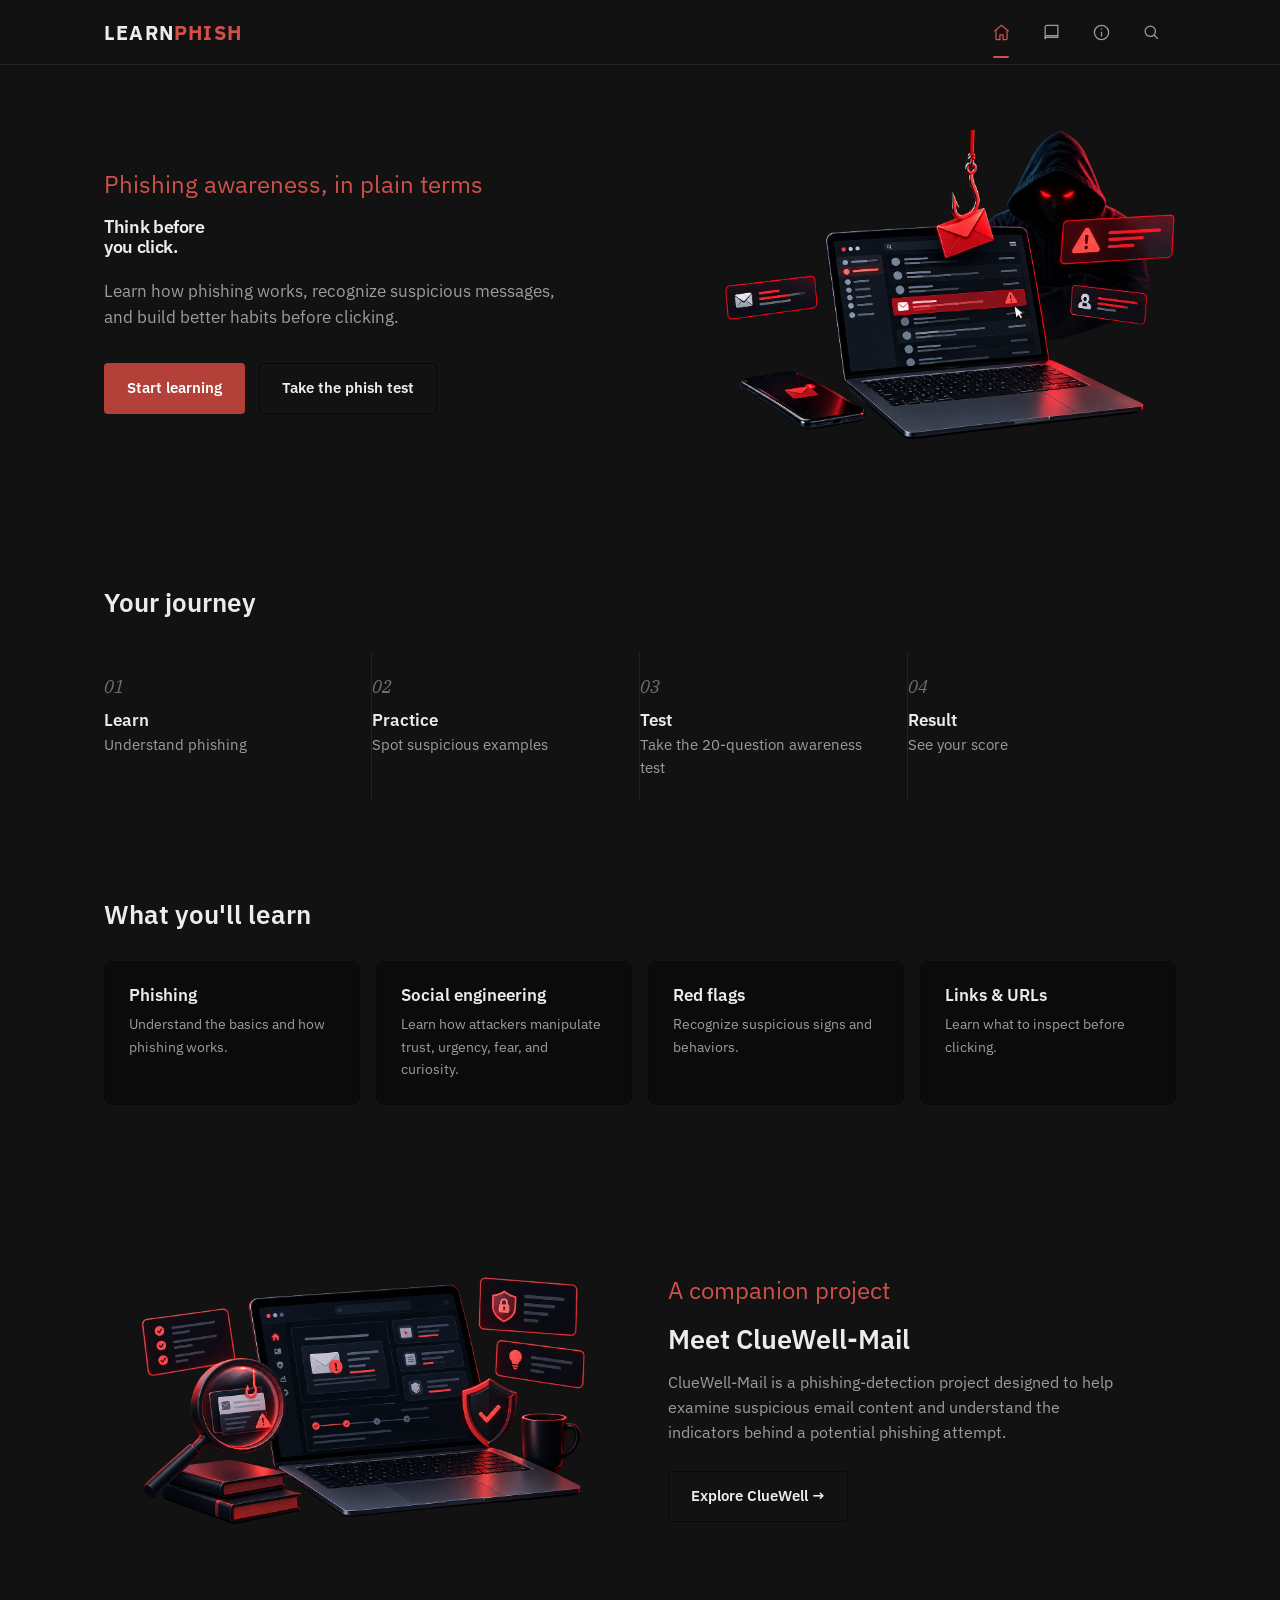
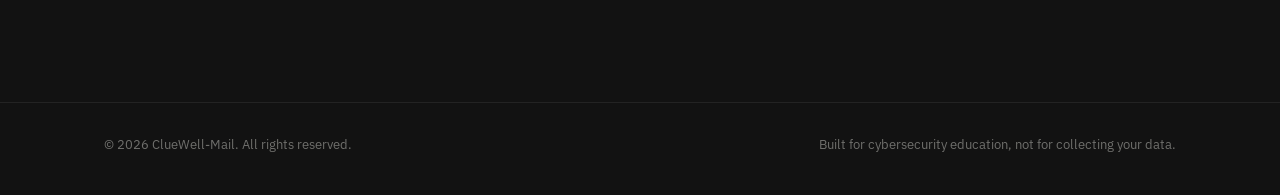
<file: index.html>
<!DOCTYPE html>
<html lang="en">
<head>
<meta charset="UTF-8">
<meta name="viewport" content="width=device-width, initial-scale=1.0">
<title>Home · LearnPhish</title>
<link rel="preconnect" href="https://fonts.googleapis.com">
<link href="https://fonts.googleapis.com/css2?family=IBM+Plex+Sans:wght@400;500;600;700&family=IBM+Plex+Serif:ital@0;1&display=swap" rel="stylesheet">
<link rel="stylesheet" href="css/index.css">

</head>
<body>
<nav class="site-nav" aria-label="Primary">
  <div class="wrap"><a href="index.html" class="brand">LEARN<span>PHISH</span></a><div class="nav-icons"><a href="index.html" class="active" aria-label="Home"><svg viewBox="0 0 24 24"><path d="M3 10.5 12 3l9 7.5"/><path d="M5 9.5V20a1 1 0 0 0 1 1h4v-6h4v6h4a1 1 0 0 0 1-1V9.5"/></svg><span class="tip">Home</span></a><a href="learn.html" class="" aria-label="Learn"><svg viewBox="0 0 24 24"><path d="M4 5.5A2.5 2.5 0 0 1 6.5 3H20v15H6.5A2.5 2.5 0 0 0 4 20.5V5.5Z"/><path d="M4 18.5A2.5 2.5 0 0 1 6.5 16H20"/></svg><span class="tip">Learn</span></a><a href="about.html" class="" aria-label="About"><svg viewBox="0 0 24 24"><circle cx="12" cy="12" r="9"/><path d="M12 11v6"/><circle cx="12" cy="7.5" r="0.9" fill="currentColor" stroke="none"/></svg><span class="tip">About</span></a><a href="cluewell.html" class="" aria-label="ClueWell-Mail"><svg viewBox="0 0 24 24"><circle cx="10.5" cy="10.5" r="6.5"/><path d="m20 20-4.8-4.8"/></svg><span class="tip">ClueWell-Mail</span></a></div></div></nav>
<header class="hero">
  <div class="wrap hero-grid">

    <div class="hero-copy">
      <p class="eyebrow">Phishing awareness, in plain terms</p>

      <h1>
        Think before<br>
        you click.
      </h1>

      <p class="hero-sub">
        Learn how phishing works, recognize suspicious messages,
        and build better habits before clicking.
      </p>

      <div class="hero-actions">
        <a href="learn.html" class="btn btn-primary">
          Start learning
        </a>

        <a href="test.html" class="btn btn-ghost">
          Take the phish test
        </a>
      </div>
    </div>

    <div class="hero-visual">
      <img
        src="assets/images/hero-phishing.png"
        alt="Phishing awareness and suspicious email illustration"
        class="hero-image"
      >
    </div>

  </div>
</header>

<section class="journey" aria-labelledby="journey-heading">
  <div class="wrap">
    <h2 id="journey-heading">Your journey</h2>
    <ol class="journey-steps">
      <li>
        <span class="step-num">01</span>
        <div><h3>Learn</h3><p>Understand phishing</p></div>
      </li>
      <li>
        <span class="step-num">02</span>
        <div><h3>Practice</h3><p>Spot suspicious examples</p></div>
      </li>
      <li>
        <span class="step-num">03</span>
        <div><h3>Test</h3><p>Take the 20-question awareness test</p></div>
      </li>
      <li>
        <span class="step-num">04</span>
        <div><h3>Result</h3><p>See your score</p></div>
      </li>
    </ol>
  </div>
</section>

<section class="learn-cards" aria-labelledby="learn-heading">
  <div class="wrap">
    <h2 id="learn-heading">What you'll learn</h2>
    <div class="card-grid">
      <a class="card" href="topic-phishing.html">
        <h3>Phishing</h3>
        <p>Understand the basics and how phishing works.</p>
      </a>
      <a class="card" href="topic-social-engineering.html">
        <h3>Social engineering</h3>
        <p>Learn how attackers manipulate trust, urgency, fear, and curiosity.</p>
      </a>
      <a class="card" href="topic-red-flags.html">
        <h3>Red flags</h3>
        <p>Recognize suspicious signs and behaviors.</p>
      </a>
      <a class="card" href="topic-urls.html">
        <h3>Links &amp; URLs</h3>
        <p>Learn what to inspect before clicking.</p>
      </a>
    </div>
  </div>
</section>

<section class="cluewell-feature" aria-labelledby="cluewell-heading">
  <div class="wrap cluewell-grid">

    <div class="cluewell-visual">
      <img
        src="assets/images/cluewell-mail.png"
        alt="ClueWell-Mail email analysis illustration"
        class="cluewell-logo"
      >
    </div>

    <div>
      <p class="eyebrow">A companion project</p>

      <h2 id="cluewell-heading">Meet ClueWell-Mail</h2>

      <p class="cluewell-copy">
        ClueWell-Mail is a phishing-detection project designed to help examine
        suspicious email content and understand the indicators behind a
        potential phishing attempt.
      </p>

      <a
        href="https://cluewell-mail.netlify.app/"
        class="btn btn-ghost"
        target="_blank"
        rel="noopener noreferrer"
      >
        Explore ClueWell →
      </a>
    </div>

  </div>
</section>
<footer class="site-footer"><div class="wrap"><p>© 2026 ClueWell-Mail. All rights reserved.</p><p>Built for cybersecurity education, not for collecting your data.</p></div></footer>
<script src="js/index.js"></script>
</body>
</html>
</file>
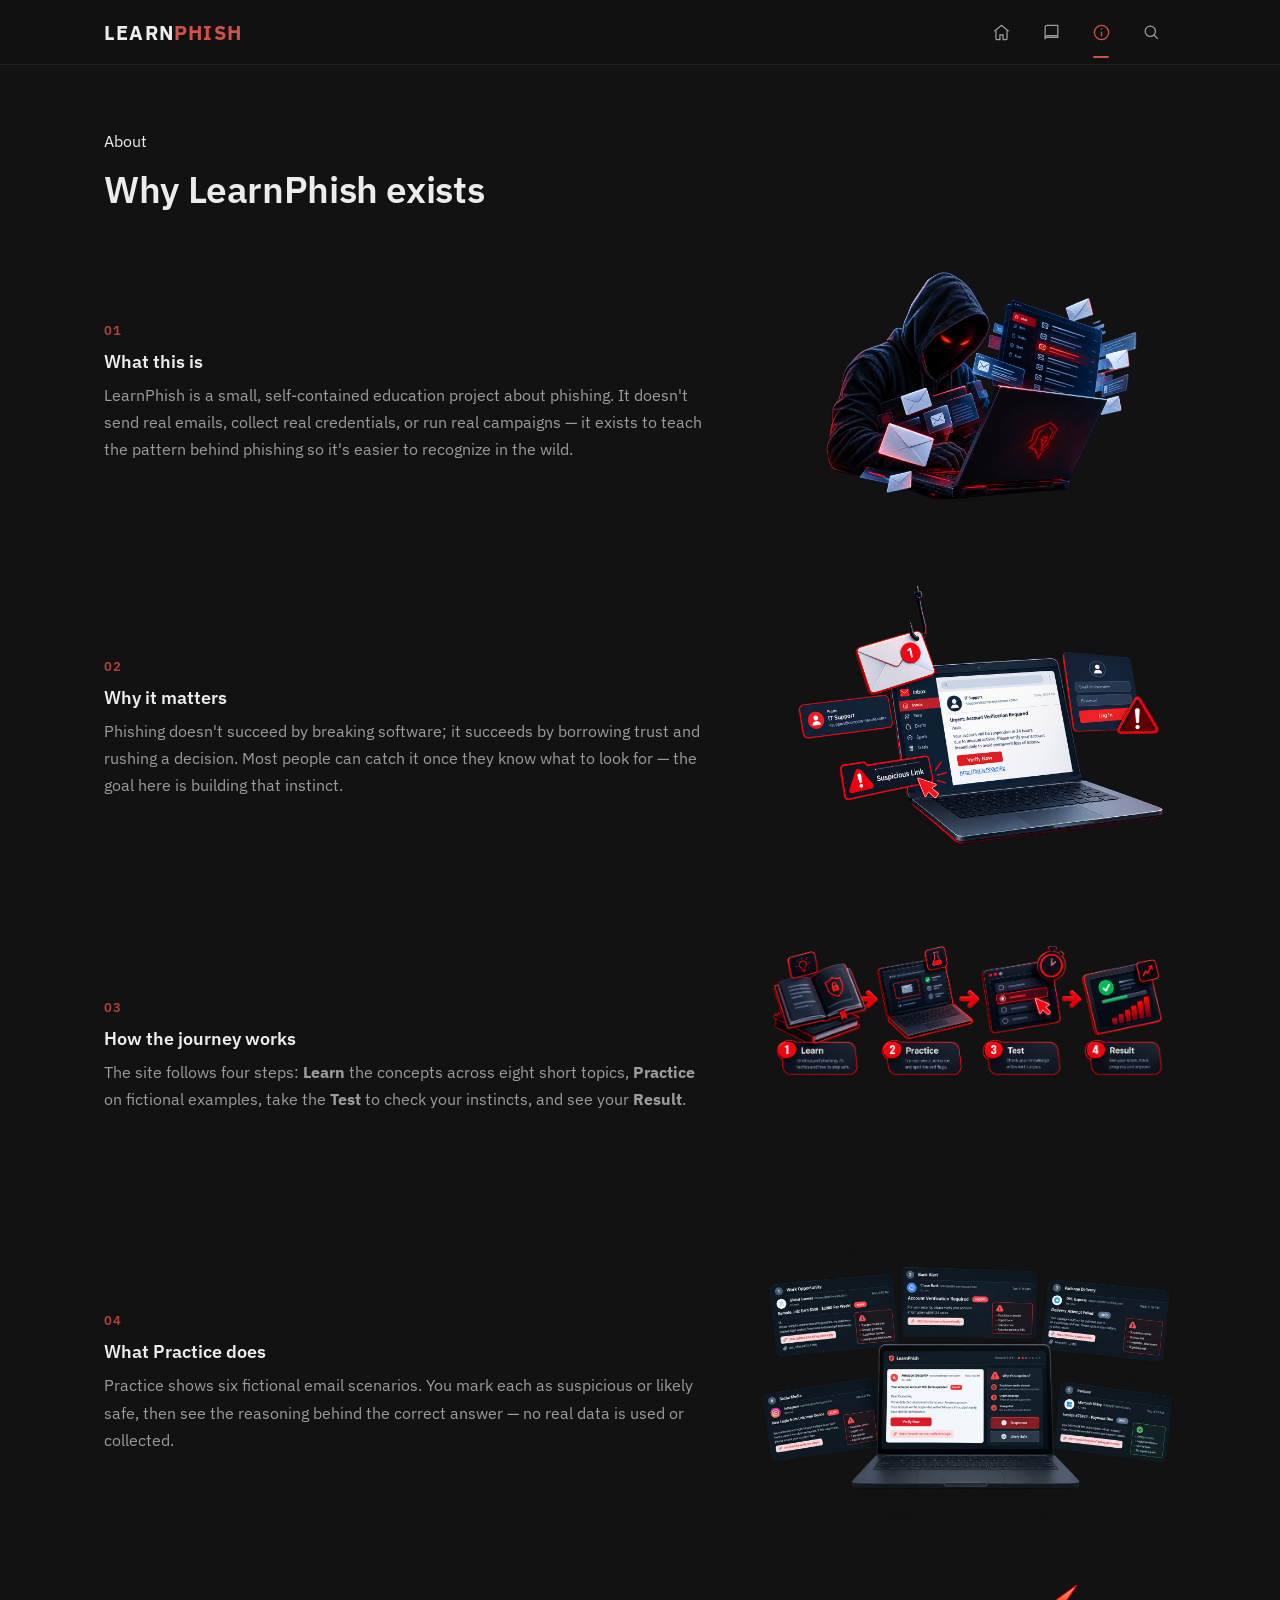
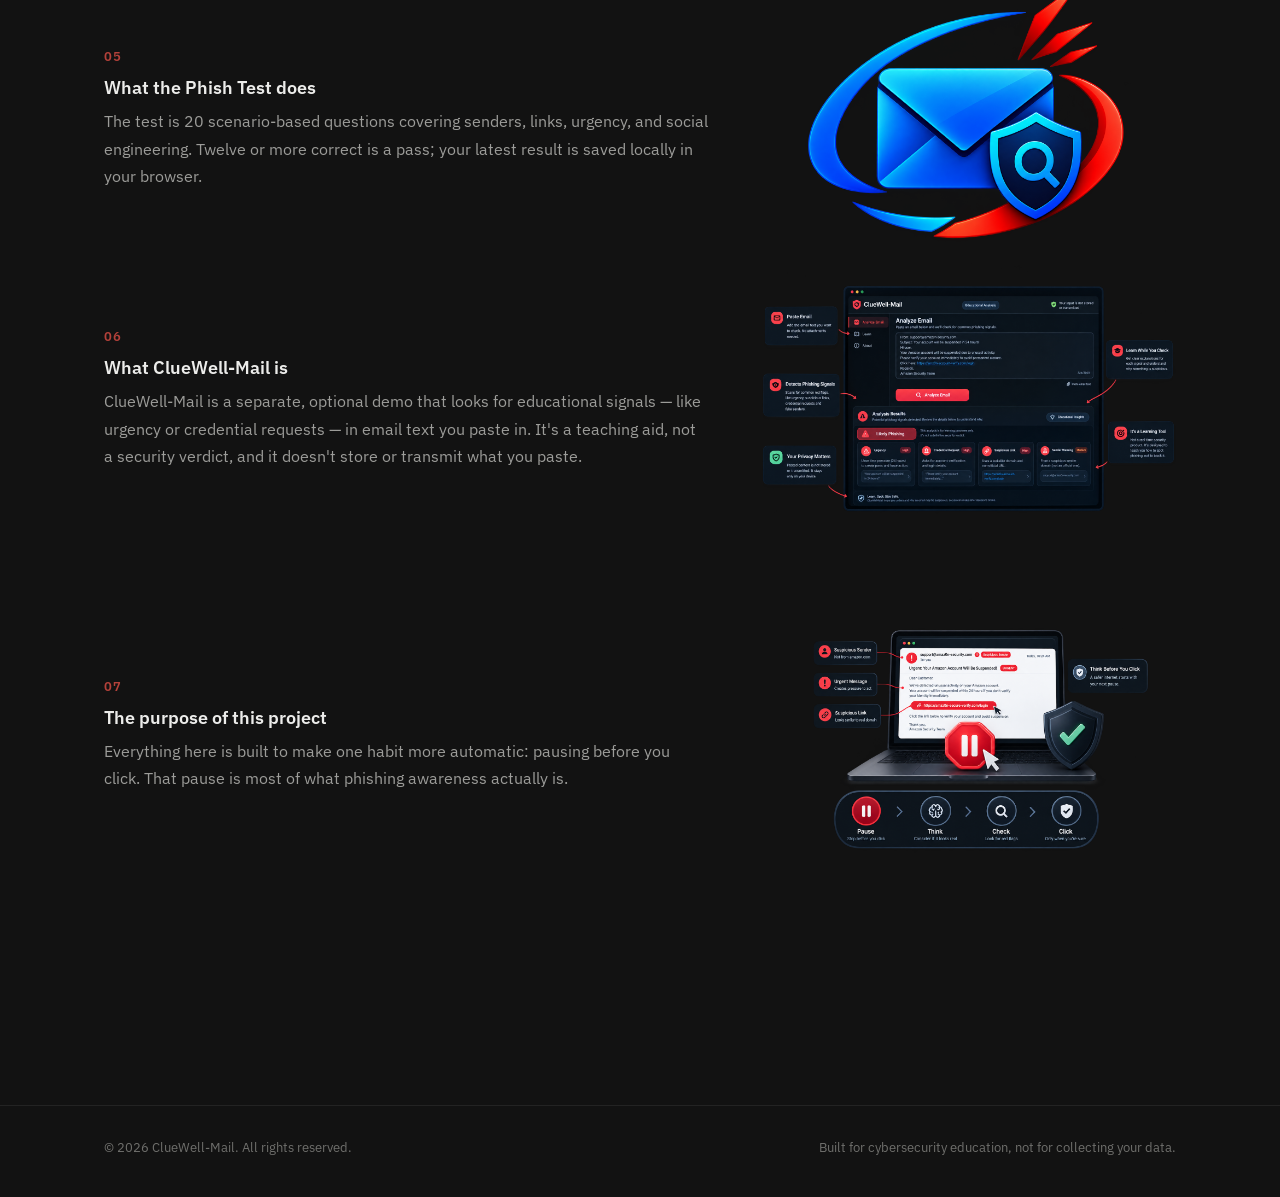
<file: about.html>
<!DOCTYPE html>
<html lang="en">
<head>
  <meta charset="UTF-8">
  <meta name="viewport" content="width=device-width, initial-scale=1.0">

  <title>About · LearnPhish</title>

  <link rel="preconnect" href="https://fonts.googleapis.com">
  <link rel="preconnect" href="https://fonts.gstatic.com" crossorigin>

  <link
    href="https://fonts.googleapis.com/css2?family=IBM+Plex+Sans:wght@400;500;600;700&family=IBM+Plex+Serif:ital@0;1&display=swap"
    rel="stylesheet"
  >

  <link rel="stylesheet" href="css/about.css">
</head>

<body>


  <nav class="site-nav" aria-label="Primary">

    <div class="wrap">

      <a href="index.html" class="brand">
        LEARN<span>PHISH</span>
      </a>

      <div class="nav-icons">
        <a href="index.html" aria-label="Home">

          <svg viewBox="0 0 24 24">
            <path d="M3 10.5 12 3l9 7.5"/>
            <path d="M5 9.5V20a1 1 0 0 0 1 1h4v-6h4v6h4a1 1 0 0 0 1-1V9.5"/>
          </svg>

          <span class="tip">Home</span>

        </a>
        <a href="learn.html" aria-label="Learn">

          <svg viewBox="0 0 24 24">
            <path d="M4 5.5A2.5 2.5 0 0 1 6.5 3H20v15H6.5A2.5 2.5 0 0 0 4 20.5V5.5Z"/>
            <path d="M4 18.5A2.5 2.5 0 0 1 6.5 16H20"/>
          </svg>

          <span class="tip">Learn</span>

        </a>
        <a href="about.html" class="active" aria-label="About">

          <svg viewBox="0 0 24 24">
            <circle cx="12" cy="12" r="9"/>
            <path d="M12 11v6"/>
            <circle
              cx="12"
              cy="7.5"
              r="0.9"
              fill="currentColor"
              stroke="none"
            />
          </svg>

          <span class="tip">About</span>

        </a>


        <!-- ClueWell-Mail -->
        <a href="cluewell.html" aria-label="ClueWell-Mail">

          <svg viewBox="0 0 24 24">
            <circle cx="10.5" cy="10.5" r="6.5"/>
            <path d="m20 20-4.8-4.8"/>
          </svg>

          <span class="tip">ClueWell-Mail</span>

        </a>

      </div>

    </div>

  </nav>
  <section class="page-head">

    <div class="wrap">

      <p class="eyebrow">About</p>

      <h1>Why LearnPhish exists</h1>

    </div>

  </section>

  <main class="about-body">

    <div class="wrap">


      <section class="about-section">

        <div class="about-content">

          <span class="section-number">01</span>

          <h2>What this is</h2>

          <p>
            LearnPhish is a small, self-contained education project about
            phishing. It doesn't send real emails, collect real credentials,
            or run real campaigns — it exists to teach the pattern behind
            phishing so it's easier to recognize in the wild.
          </p>

        </div>

        <div class="about-image">

          <img
            src="assets/images/about-01.png"
            alt="Illustration representing phishing education"
          >

        </div>

      </section>


      <!-- =========================
           02 — WHY IT MATTERS
      ========================== -->

      <section class="about-section">

        <div class="about-content">

          <span class="section-number">02</span>

          <h2>Why it matters</h2>

          <p>
            Phishing doesn't succeed by breaking software; it succeeds by
            borrowing trust and rushing a decision. Most people can catch it
            once they know what to look for — the goal here is building that
            instinct.
          </p>

        </div>

        <div class="about-image">

          <img
            src="assets/images/about-02.png"
            alt="Illustration representing phishing awareness"
          >

        </div>

      </section>


      <!-- =========================
           03 — HOW THE JOURNEY WORKS
      ========================== -->

      <section class="about-section">

        <div class="about-content">

          <span class="section-number">03</span>

          <h2>How the journey works</h2>

          <p>
            The site follows four steps:
            <strong>Learn</strong> the concepts across eight short topics,
            <strong>Practice</strong> on fictional examples, take the
            <strong>Test</strong> to check your instincts, and see your
            <strong>Result</strong>.
          </p>

        </div>

        <div class="about-image">

          <img
            src="assets/images/about-03.png"
            alt="Illustration representing the LearnPhish learning journey"
          >

        </div>

      </section>


      <!-- =========================
           04 — WHAT PRACTICE DOES
      ========================== -->

      <section class="about-section">

        <div class="about-content">

          <span class="section-number">04</span>

          <h2>What Practice does</h2>

          <p>
            Practice shows six fictional email scenarios. You mark each as
            suspicious or likely safe, then see the reasoning behind the
            correct answer — no real data is used or collected.
          </p>

        </div>

        <div class="about-image">

          <img
            src="assets/images/about-04.png"
            alt="Illustration representing phishing practice scenarios"
          >

        </div>

      </section>


      <!-- =========================
           05 — WHAT THE PHISH TEST DOES
      ========================== -->

      <a href="https://cluewell-mail.netlify.app/" class="about-section">

        <div class="about-content">

          <span class="section-number">05</span>

          <h2>What the Phish Test does</h2>

          <p>
            The test is 20 scenario-based questions covering senders, links,
            urgency, and social engineering. Twelve or more correct is a pass;
            your latest result is saved locally in your browser.
          </p>

        </div>

        <div class="about-image">

          <img
            src="assets/images/about-05.png"
            alt="Illustration representing the phishing awareness test"
          >

        </div>

      </a>

      <!-- =========================
           06 — WHAT CLUEWELL-MAIL IS
      ========================== -->

      <section class="about-section">

        <div class="about-content">

          <span class="section-number">06</span>

          <h2>What ClueWell-Mail is</h2>

          <p>
            ClueWell-Mail is a separate, optional demo that looks for
            educational signals — like urgency or credential requests — in
            email text you paste in. It's a teaching aid, not a security
            verdict, and it doesn't store or transmit what you paste.
          </p>

        </div>

        <div class="about-image">

          <img
            src="assets/images/about-06.png"
            alt="Illustration representing ClueWell-Mail"
          >

        </div>

      </section>


      <!-- =========================
           07 — THE PURPOSE OF THIS PROJECT
      ========================== -->

      <section class="about-section">

        <div class="about-content">

          <span class="section-number">07</span>

          <h2>The purpose of this project</h2>

          <p>
            Everything here is built to make one habit more automatic: pausing
            before you click. That pause is most of what phishing awareness
            actually is.
          </p>

        </div>

        <div class="about-image">

          <img
            src="assets/images/about-07.png"
            alt="Illustration representing the purpose of LearnPhish"
          >

        </div>

      </section>


    </div>

  </main>


  <!-- =========================
       FOOTER
  ========================== -->

  <footer class="site-footer">

    <div class="wrap">

      <p>
        © 2026 ClueWell-Mail. All rights reserved.
      </p>

      <p>
        Built for cybersecurity education, not for collecting your data.
      </p>

    </div>

  </footer>


  <script src="js/about.js"></script>

</body>
</html>
</file>
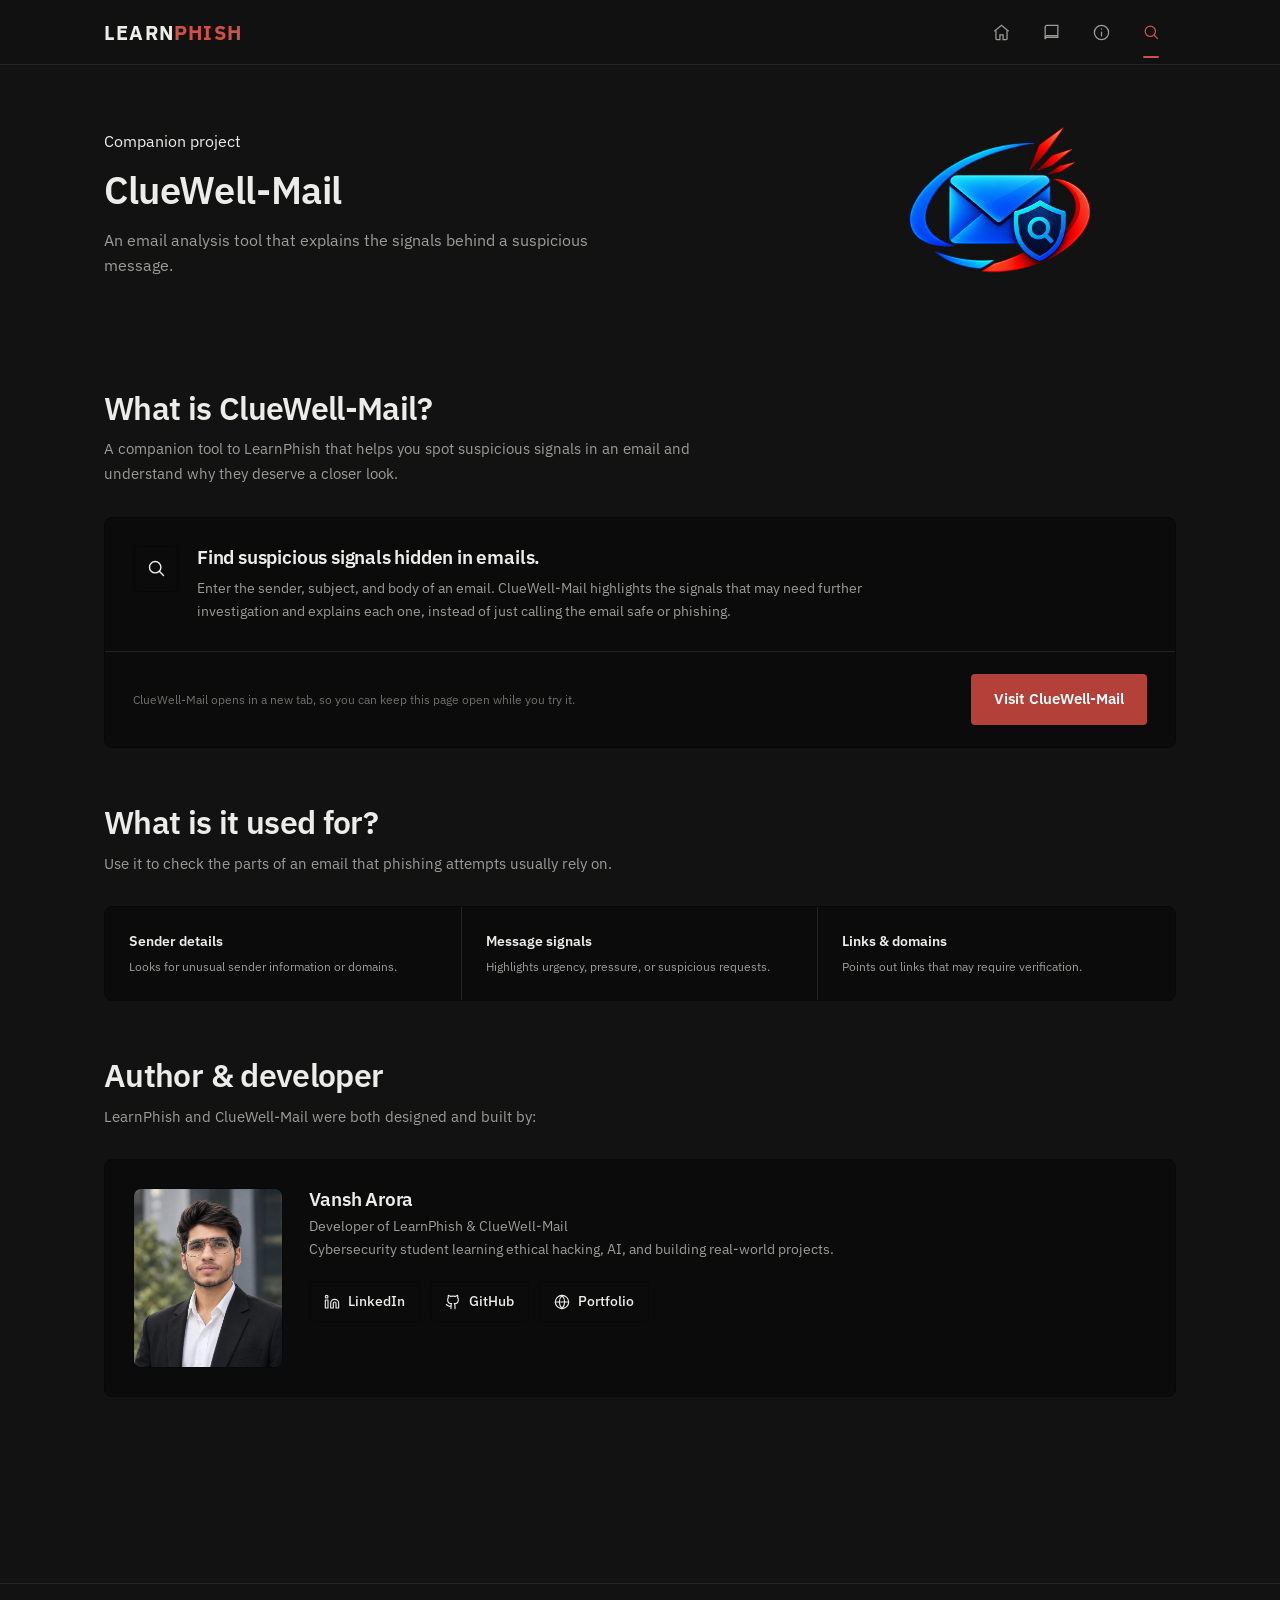
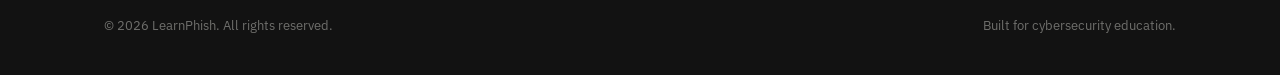
<file: cluewell.html>
<!DOCTYPE html>
<html lang="en">
<head>
<meta charset="UTF-8">
<meta name="viewport" content="width=device-width, initial-scale=1.0">

<title>ClueWell-Mail · LearnPhish</title>

<link rel="preconnect" href="https://fonts.googleapis.com">
<link rel="preconnect" href="https://fonts.gstatic.com" crossorigin>

<link href="https://fonts.googleapis.com/css2?family=IBM+Plex+Sans:wght@400;500;600;700&family=IBM+Plex+Serif:ital@0;1&display=swap" rel="stylesheet">

<link rel="stylesheet" href="css/learn.css">
<link rel="stylesheet" href="css/cluewell.css">
</head>

<body>

<nav class="site-nav" aria-label="Primary">
  <div class="wrap">

    <a href="index.html" class="brand">
      LEARN<span>PHISH</span>
    </a>

    <div class="nav-icons">

      <a href="index.html" aria-label="Home">
        <svg viewBox="0 0 24 24" aria-hidden="true">
          <path d="M3 10.5 12 3l9 7.5"/>
          <path d="M5 9.5V20a1 1 0 0 0 1 1h4v-6h4v6h4a1 1 0 0 0 1-1V9.5"/>
        </svg>
        <span class="tip">Home</span>
      </a>

      <a href="learn.html" aria-label="Learn">
        <svg viewBox="0 0 24 24" aria-hidden="true">
          <path d="M4 5.5A2.5 2.5 0 0 1 6.5 3H20v15H6.5A2.5 2.5 0 0 0 4 20.5V5.5Z"/>
          <path d="M4 18.5A2.5 2.5 0 0 1 6.5 16H20"/>
        </svg>
        <span class="tip">Learn</span>
      </a>

      <a href="about.html" aria-label="About">
        <svg viewBox="0 0 24 24" aria-hidden="true">
          <circle cx="12" cy="12" r="9"/>
          <path d="M12 11v6"/>
          <circle cx="12" cy="7.5" r="0.9" fill="currentColor" stroke="none"/>
        </svg>
        <span class="tip">About</span>
      </a>

      <a href="cluewell.html" class="active" aria-label="ClueWell-Mail" aria-current="page">
        <svg viewBox="0 0 24 24" aria-hidden="true">
          <circle cx="10.5" cy="10.5" r="6.5"/>
          <path d="m20 20-4.8-4.8"/>
        </svg>
        <span class="tip">ClueWell-Mail</span>
      </a>

    </div>

  </div>
</nav>

<main>

  <section class="page-head">
    <div class="wrap">

      <p class="eyebrow">Companion project</p>

      <h1>ClueWell-Mail</h1>

      <p class="page-sub">
        An email analysis tool that explains the signals behind a suspicious message.
      </p>

      <img
        src="assets/images/about-05.png"
        alt="ClueWell-Mail logo"
        class="cluewell-logo"
      >

    </div>
  </section>

  <section class="cluewell-section">
    <div class="wrap">

      <!-- 1. What is ClueWell-Mail + Visit -->
      <div class="cluewell-block">

        <div class="cluewell-heading">
          <h2>What is ClueWell-Mail?</h2>
          <p>
            A companion tool to LearnPhish that helps you spot suspicious
            signals in an email and understand why they deserve a closer look.
          </p>
        </div>

        <div class="cluewell-card">

          <div class="cluewell-info">

            <div class="cluewell-icon">
              <svg viewBox="0 0 24 24" aria-hidden="true">
                <circle cx="10.5" cy="10.5" r="6.5"/>
                <path d="m20 20-4.8-4.8"/>
              </svg>
            </div>

            <div>
              <h3>Find suspicious signals hidden in emails.</h3>
              <p>
                Enter the sender, subject, and body of an email. ClueWell-Mail
                highlights the signals that may need further investigation and
                explains each one, instead of just calling the email safe or phishing.
              </p>
            </div>

          </div>

          <div class="cluewell-footer cluewell-visit">

            <p>
              ClueWell-Mail opens in a new tab, so you can keep this page open
              while you try it.
            </p>

            <a href="https://cluewell-mail.netlify.app"
               class="btn btn-primary"
               target="_blank"
               rel="noopener noreferrer">
              Visit ClueWell-Mail
            </a>

          </div>

        </div>

      </div>

      <!-- 2. What it is used for -->
      <div class="cluewell-block">

        <div class="cluewell-heading">
          <h2>What is it used for?</h2>
          <p>
            Use it to check the parts of an email that phishing attempts
            usually rely on.
          </p>
        </div>

        <div class="cluewell-card">

          <div class="cluewell-signals cluewell-signals--flush">

            <div class="cluewell-signal">
              <div>
                <strong>Sender details</strong>
                <p>Looks for unusual sender information or domains.</p>
              </div>
            </div>

            <div class="cluewell-signal">
              <div>
                <strong>Message signals</strong>
                <p>Highlights urgency, pressure, or suspicious requests.</p>
              </div>
            </div>

            <div class="cluewell-signal">
              <div>
                <strong>Links &amp; domains</strong>
                <p>Points out links that may require verification.</p>
              </div>
            </div>

          </div>

        </div>

      </div>

      <!-- 3. Author and developer -->
      <div class="cluewell-block">

        <div class="cluewell-heading">
          <h2>Author &amp; developer</h2>
          <p>
            LearnPhish and ClueWell-Mail were both designed and built by:
          </p>
        </div>

        <div class="cluewell-card">

          <div class="cluewell-dev">

            <!-- TODO: put your photo at images/developer.jpg (or change the path) -->
            <img class="cluewell-dev-photo"
                 src="assets/images/developer-image.png"
                 alt="Photo of Your Name"
                 width="112" height="112">

            <div>

              <!-- TODO: replace name, role, and bio -->
              <h3>Vansh Arora</h3>
              <p class="cluewell-dev-role">Developer of LearnPhish &amp; ClueWell-Mail</p>

              <p>
                Cybersecurity student learning ethical hacking, AI, and building real-world projects.
              </p>

              <!-- TODO: replace the three URLs -->
              <div class="cluewell-links">

                <a href="https://www.linkedin.com/in/aroravansh-cyber/"
                   target="_blank" rel="noopener noreferrer">
                  <svg viewBox="0 0 24 24" aria-hidden="true">
                    <path d="M16 8a6 6 0 0 1 6 6v7h-4v-7a2 2 0 0 0-2-2 2 2 0 0 0-2 2v7h-4v-7a6 6 0 0 1 6-6z"/>
                    <rect x="2" y="9" width="4" height="12"/>
                    <circle cx="4" cy="4" r="2"/>
                  </svg>
                  LinkedIn
                </a>

                <a href="https://github.com/aroravansh-cyber"
                   target="_blank" rel="noopener noreferrer">
                  <svg viewBox="0 0 24 24" aria-hidden="true">
                    <path d="M15 22v-4a4.8 4.8 0 0 0-1-3.5c3 0 6-2 6-5.5.08-1.25-.27-2.48-1-3.5.28-1.15.28-2.35 0-3.5 0 0-1 0-3 1.5-2.64-.5-5.36-.5-8 0C6 2 5 2 5 2c-.3 1.15-.3 2.35 0 3.5A5.403 5.403 0 0 0 4 9c0 3.5 3 5.5 6 5.5-.39.49-.68 1.05-.85 1.65-.17.6-.22 1.23-.15 1.85v4"/>
                    <path d="M9 18c-4.51 2-5-2-7-2"/>
                  </svg>
                  GitHub
                </a>

                <a href="https://vansh-arora-portfolio.netlify.app"
                   target="_blank" rel="noopener noreferrer">
                  <svg viewBox="0 0 24 24" aria-hidden="true">
                    <circle cx="12" cy="12" r="10"/>
                    <path d="M2 12h20"/>
                    <path d="M12 2a15.3 15.3 0 0 1 4 10 15.3 15.3 0 0 1-4 10 15.3 15.3 0 0 1-4-10 15.3 15.3 0 0 1 4-10z"/>
                  </svg>
                  Portfolio
                </a>

              </div>

            </div>

          </div>

        </div>

      </div>

    </div>
  </section>

</main>

<footer class="site-footer">
  <div class="wrap">

    <p>
      © 2026 LearnPhish. All rights reserved.
    </p>

    <p>
      Built for cybersecurity education.
    </p>

  </div>
</footer>

</body>
</html>
</file>
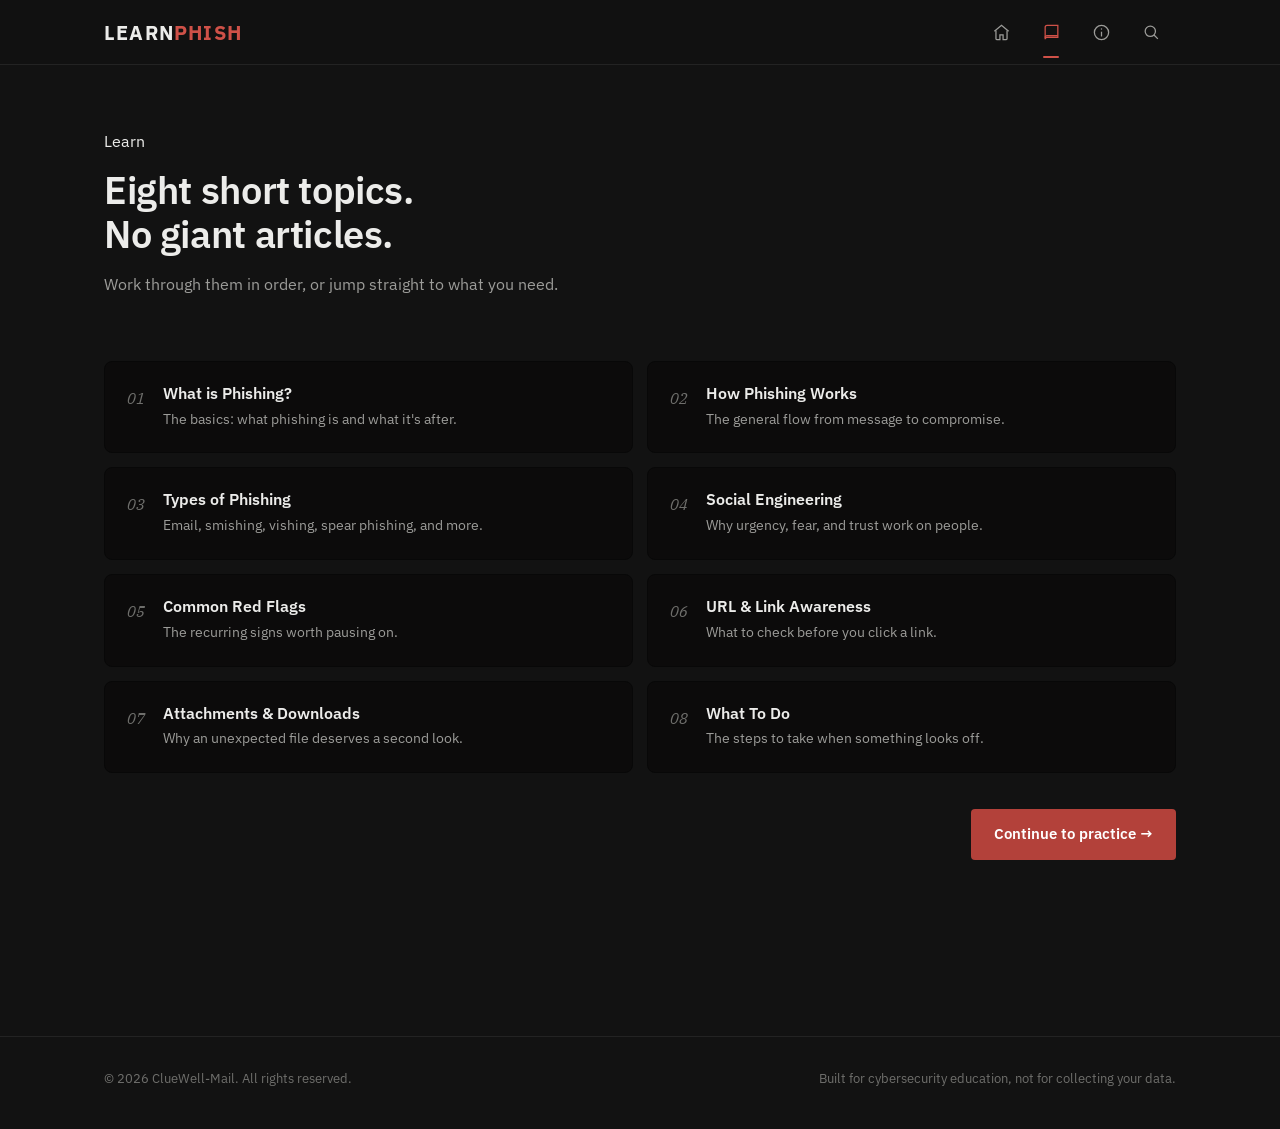
<file: learn.html>
<!DOCTYPE html>
<html lang="en">
<head>
<meta charset="UTF-8">
<meta name="viewport" content="width=device-width, initial-scale=1.0">
<title>Learn · LearnPhish</title>
<link rel="preconnect" href="https://fonts.googleapis.com">
<link href="https://fonts.googleapis.com/css2?family=IBM+Plex+Sans:wght@400;500;600;700&family=IBM+Plex+Serif:ital@0;1&display=swap" rel="stylesheet">
<link rel="stylesheet" href="css/learn.css">

</head>
<body>
<nav class="site-nav" aria-label="Primary"><div class="wrap"><a href="index.html" class="brand">LEARN<span>PHISH</span></a><div class="nav-icons"><a href="index.html" class="" aria-label="Home"><svg viewBox="0 0 24 24"><path d="M3 10.5 12 3l9 7.5"/><path d="M5 9.5V20a1 1 0 0 0 1 1h4v-6h4v6h4a1 1 0 0 0 1-1V9.5"/></svg><span class="tip">Home</span></a><a href="learn.html" class="active" aria-label="Learn"><svg viewBox="0 0 24 24"><path d="M4 5.5A2.5 2.5 0 0 1 6.5 3H20v15H6.5A2.5 2.5 0 0 0 4 20.5V5.5Z"/><path d="M4 18.5A2.5 2.5 0 0 1 6.5 16H20"/></svg><span class="tip">Learn</span></a><a href="about.html" class="" aria-label="About"><svg viewBox="0 0 24 24"><circle cx="12" cy="12" r="9"/><path d="M12 11v6"/><circle cx="12" cy="7.5" r="0.9" fill="currentColor" stroke="none"/></svg><span class="tip">About</span></a><a href="cluewell.html" class="" aria-label="ClueWell-Mail"><svg viewBox="0 0 24 24"><circle cx="10.5" cy="10.5" r="6.5"/><path d="m20 20-4.8-4.8"/></svg><span class="tip">ClueWell-Mail</span></a></div></div></nav>

<section class="page-head">
  <div class="wrap">
    <p class="eyebrow">Learn</p>
    <h1>Eight short topics.<br>No giant articles.</h1>
    <p class="page-sub">Work through them in order, or jump straight to what you need.</p>
  </div>
</section>

<section class="topic-list">
  <div class="wrap">
    <div class="topic-grid">
      
      <a class="topic-card" href="topic-phishing.html">
        <span class="topic-num">01</span>
        <div>
          <h3>What is Phishing?</h3>
          <p>The basics: what phishing is and what it's after.</p>
        </div>
      </a>

      <a class="topic-card" href="topic-how-it-works.html">
        <span class="topic-num">02</span>
        <div>
          <h3>How Phishing Works</h3>
          <p>The general flow from message to compromise.</p>
        </div>
      </a>

      <a class="topic-card" href="topic-types.html">
        <span class="topic-num">03</span>
        <div>
          <h3>Types of Phishing</h3>
          <p>Email, smishing, vishing, spear phishing, and more.</p>
        </div>
      </a>

      <a class="topic-card" href="topic-social-engineering.html">
        <span class="topic-num">04</span>
        <div>
          <h3>Social Engineering</h3>
          <p>Why urgency, fear, and trust work on people.</p>
        </div>
      </a>

      <a class="topic-card" href="topic-red-flags.html">
        <span class="topic-num">05</span>
        <div>
          <h3>Common Red Flags</h3>
          <p>The recurring signs worth pausing on.</p>
        </div>
      </a>

      <a class="topic-card" href="topic-urls.html">
        <span class="topic-num">06</span>
        <div>
          <h3>URL & Link Awareness</h3>
          <p>What to check before you click a link.</p>
        </div>
      </a>

      <a class="topic-card" href="topic-attachments.html">
        <span class="topic-num">07</span>
        <div>
          <h3>Attachments & Downloads</h3>
          <p>Why an unexpected file deserves a second look.</p>
        </div>
      </a>

      <a class="topic-card" href="topic-what-to-do.html">
        <span class="topic-num">08</span>
        <div>
          <h3>What To Do</h3>
          <p>The steps to take when something looks off.</p>
        </div>
      </a>
    </div>
    <div class="continue-row">
      <a href="practice.html" class="btn btn-primary">Continue to practice →</a>
    </div>
  </div>
</section>

<footer class="site-footer"><div class="wrap"><p>© 2026 ClueWell-Mail. All rights reserved.</p><p>Built for cybersecurity education, not for collecting your data.</p></div></footer><script src="js/learn.js"></script>
</body>
</html>
</file>
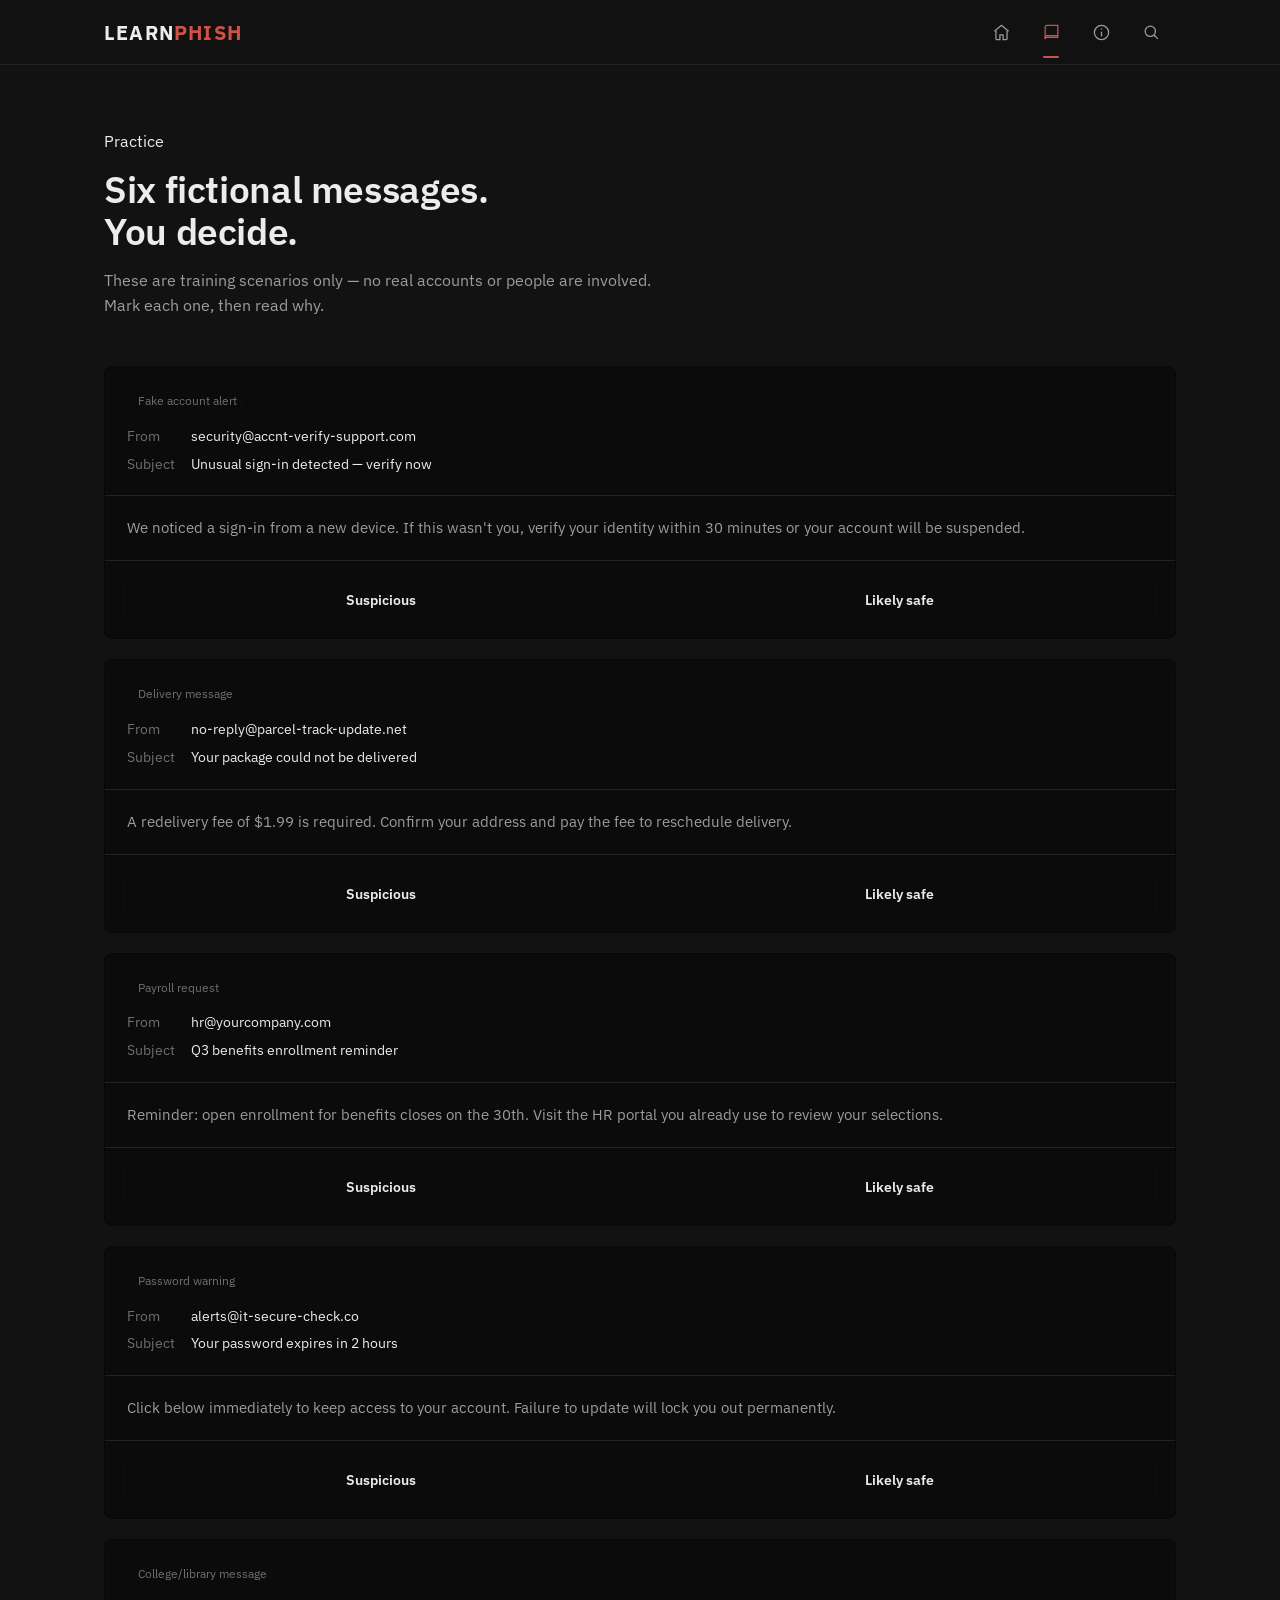
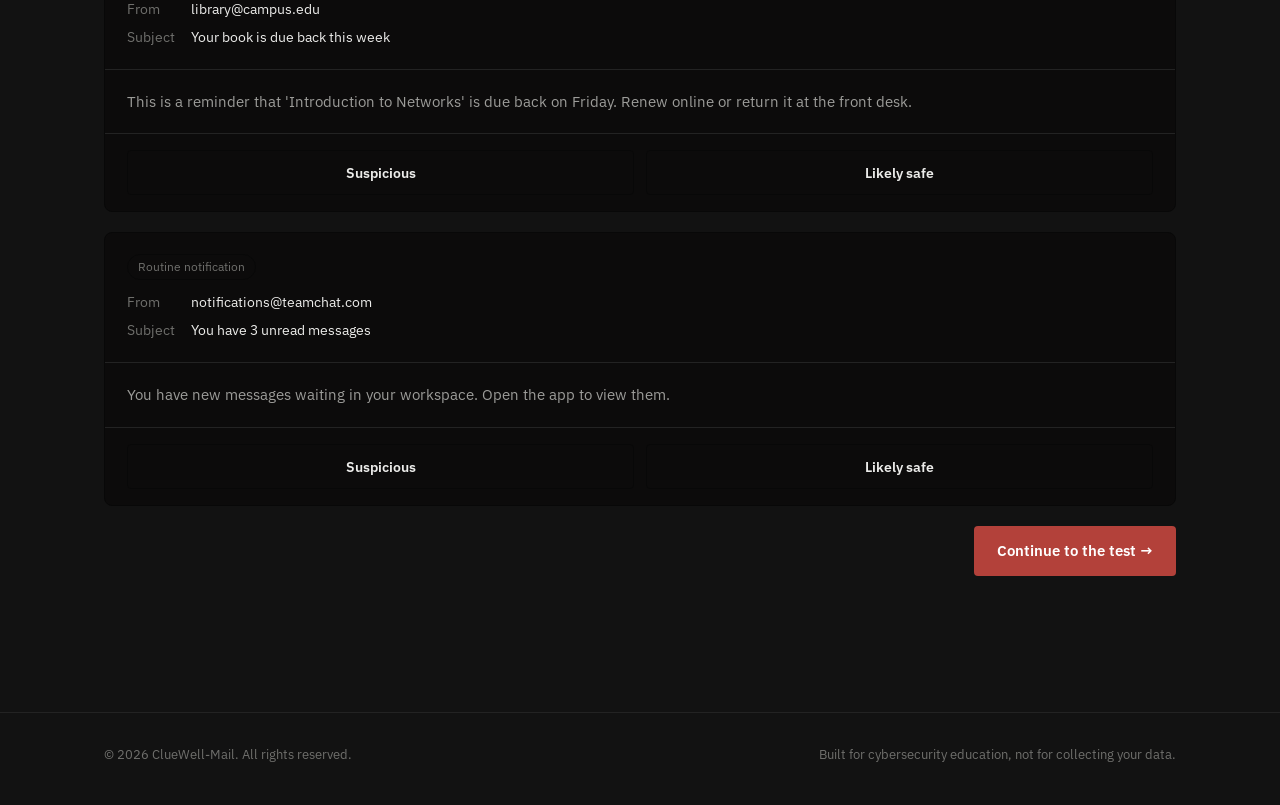
<file: practice.html>
<!DOCTYPE html>
<html lang="en">
<head>
<meta charset="UTF-8">
<meta name="viewport" content="width=device-width, initial-scale=1.0">
<title>Practice · LearnPhish</title>
<link rel="preconnect" href="https://fonts.googleapis.com">
<link href="https://fonts.googleapis.com/css2?family=IBM+Plex+Sans:wght@400;500;600;700&family=IBM+Plex+Serif:ital@0;1&display=swap" rel="stylesheet">
<link rel="stylesheet" href="css/practice.css">

</head>
<body>
  <nav class="site-nav" aria-label="Primary"><div class="wrap"><a href="index.html" class="brand">LEARN<span>PHISH</span></a><div class="nav-icons"><a href="index.html" class="" aria-label="Home"><svg viewBox="0 0 24 24"><path d="M3 10.5 12 3l9 7.5"/><path d="M5 9.5V20a1 1 0 0 0 1 1h4v-6h4v6h4a1 1 0 0 0 1-1V9.5"/></svg><span class="tip">Home</span></a><a href="learn.html" class="active" aria-label="Learn"><svg viewBox="0 0 24 24"><path d="M4 5.5A2.5 2.5 0 0 1 6.5 3H20v15H6.5A2.5 2.5 0 0 0 4 20.5V5.5Z"/><path d="M4 18.5A2.5 2.5 0 0 1 6.5 16H20"/></svg><span class="tip">Learn</span></a><a href="about.html" class="" aria-label="About"><svg viewBox="0 0 24 24"><circle cx="12" cy="12" r="9"/><path d="M12 11v6"/><circle cx="12" cy="7.5" r="0.9" fill="currentColor" stroke="none"/></svg><span class="tip">About</span></a><a href="cluewell.html" class="" aria-label="ClueWell-Mail"><svg viewBox="0 0 24 24"><circle cx="10.5" cy="10.5" r="6.5"/><path d="m20 20-4.8-4.8"/></svg><span class="tip">ClueWell-Mail</span></a></div></div></nav>

<section class="page-head">
  <div class="wrap">
    <p class="eyebrow">Practice</p>
    <h1>Six fictional messages.<br>You decide.</h1>
    <p class="page-sub">These are training scenarios only — no real accounts or people are involved. Mark each one, then read why.</p>
  </div>
</section>

<section class="practice-list">
  <div class="wrap" id="practice-container"></div>
  <div class="wrap continue-row">
    <a href="test.html" class="btn btn-primary">Continue to the test →</a>
  </div>
</section>

<footer class="site-footer"><div class="wrap"><p>© 2026 ClueWell-Mail. All rights reserved.</p><p>Built for cybersecurity education, not for collecting your data.</p></div></footer>
<script src="js/practice.js"></script>
</body>
</html>
</file>
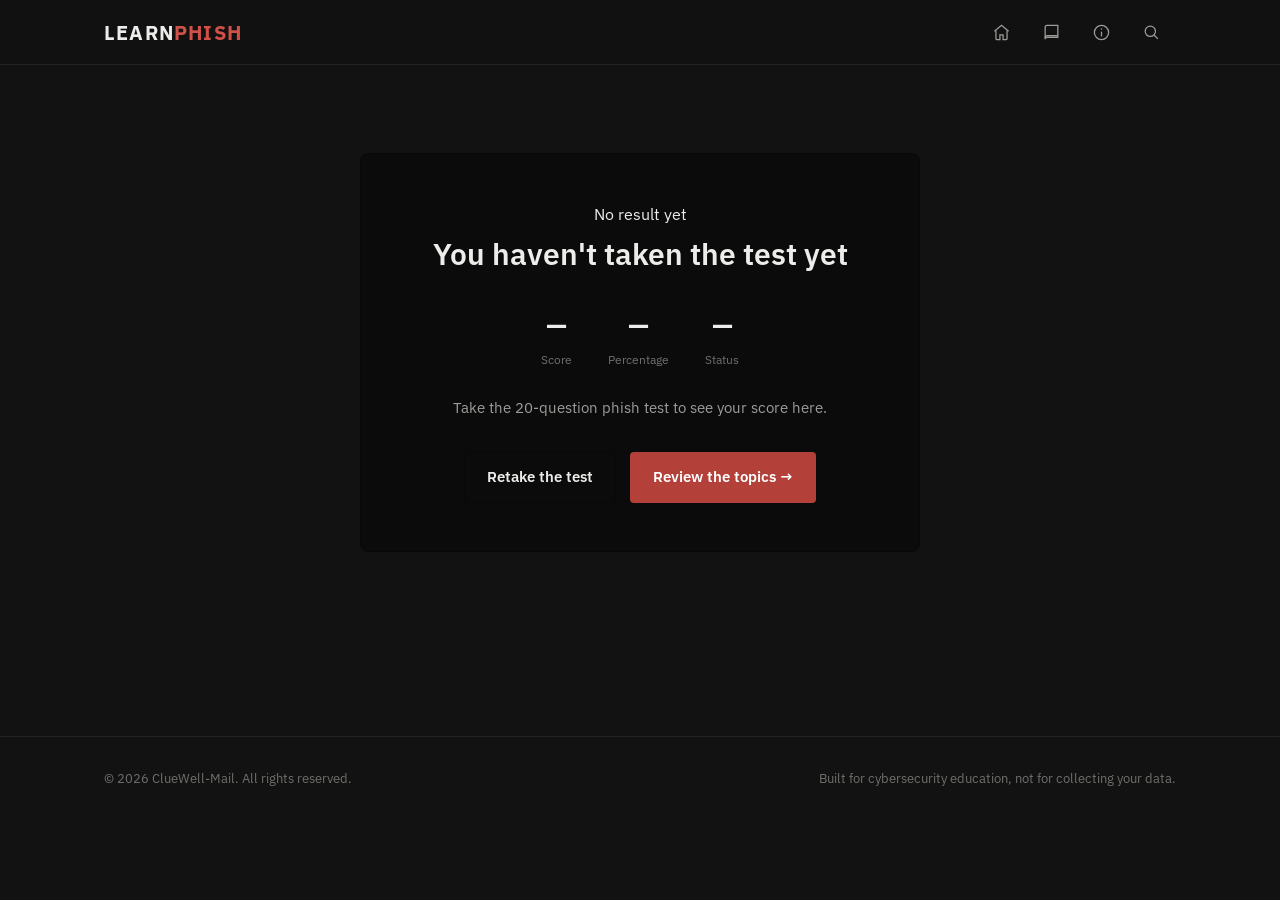
<file: result.html>
<!DOCTYPE html>
<html lang="en">
<head>
<meta charset="UTF-8">
<meta name="viewport" content="width=device-width, initial-scale=1.0">
<title>Result · LearnPhish</title>
<link rel="preconnect" href="https://fonts.googleapis.com">
<link href="https://fonts.googleapis.com/css2?family=IBM+Plex+Sans:wght@400;500;600;700&family=IBM+Plex+Serif:ital@0;1&display=swap" rel="stylesheet">
<link rel="stylesheet" href="css/result.css">

</head>
<body>
<nav class="site-nav" aria-label="Primary"><div class="wrap"><a href="index.html" class="brand">LEARN<span>PHISH</span></a><div class="nav-icons"><a href="index.html" class="" aria-label="Home"><svg viewBox="0 0 24 24"><path d="M3 10.5 12 3l9 7.5"/><path d="M5 9.5V20a1 1 0 0 0 1 1h4v-6h4v6h4a1 1 0 0 0 1-1V9.5"/></svg><span class="tip">Home</span></a><a href="learn.html" class="" aria-label="Learn"><svg viewBox="0 0 24 24"><path d="M4 5.5A2.5 2.5 0 0 1 6.5 3H20v15H6.5A2.5 2.5 0 0 0 4 20.5V5.5Z"/><path d="M4 18.5A2.5 2.5 0 0 1 6.5 16H20"/></svg><span class="tip">Learn</span></a><a href="about.html" class="" aria-label="About"><svg viewBox="0 0 24 24"><circle cx="12" cy="12" r="9"/><path d="M12 11v6"/><circle cx="12" cy="7.5" r="0.9" fill="currentColor" stroke="none"/></svg><span class="tip">About</span></a><a href="cluewell.html" class="" aria-label="ClueWell-Mail"><svg viewBox="0 0 24 24"><circle cx="10.5" cy="10.5" r="6.5"/><path d="m20 20-4.8-4.8"/></svg><span class="tip">ClueWell-Mail</span></a></div></div></nav>

<section class="result-section">
  <div class="wrap">
    <div class="result-card" id="result-card">
      <p class="eyebrow" id="result-eyebrow">Loading your result…</p>
      <h1 id="result-title">—</h1>
      <div class="result-stats">
        <div class="stat">
          <span class="stat-value" id="stat-score">—</span>
          <span class="stat-label">Score</span>
        </div>
        <div class="stat">
          <span class="stat-value" id="stat-percent">—</span>
          <span class="stat-label">Percentage</span>
        </div>
        <div class="stat">
          <span class="stat-value" id="stat-status">—</span>
          <span class="stat-label">Status</span>
        </div>
      </div>
      <p class="result-note" id="result-note"></p>
      <div class="result-actions">
        <a href="test.html" class="btn btn-ghost">Retake the test</a>
        <a href="learn.html" class="btn btn-primary">Review the topics →</a>
      </div>
    </div>
  </div>
</section>

<footer class="site-footer"><div class="wrap"><p>© 2026 ClueWell-Mail. All rights reserved.</p><p>Built for cybersecurity education, not for collecting your data.</p></div></footer>
<script src="js/result.js"></script>
</body>
</html>
</file>
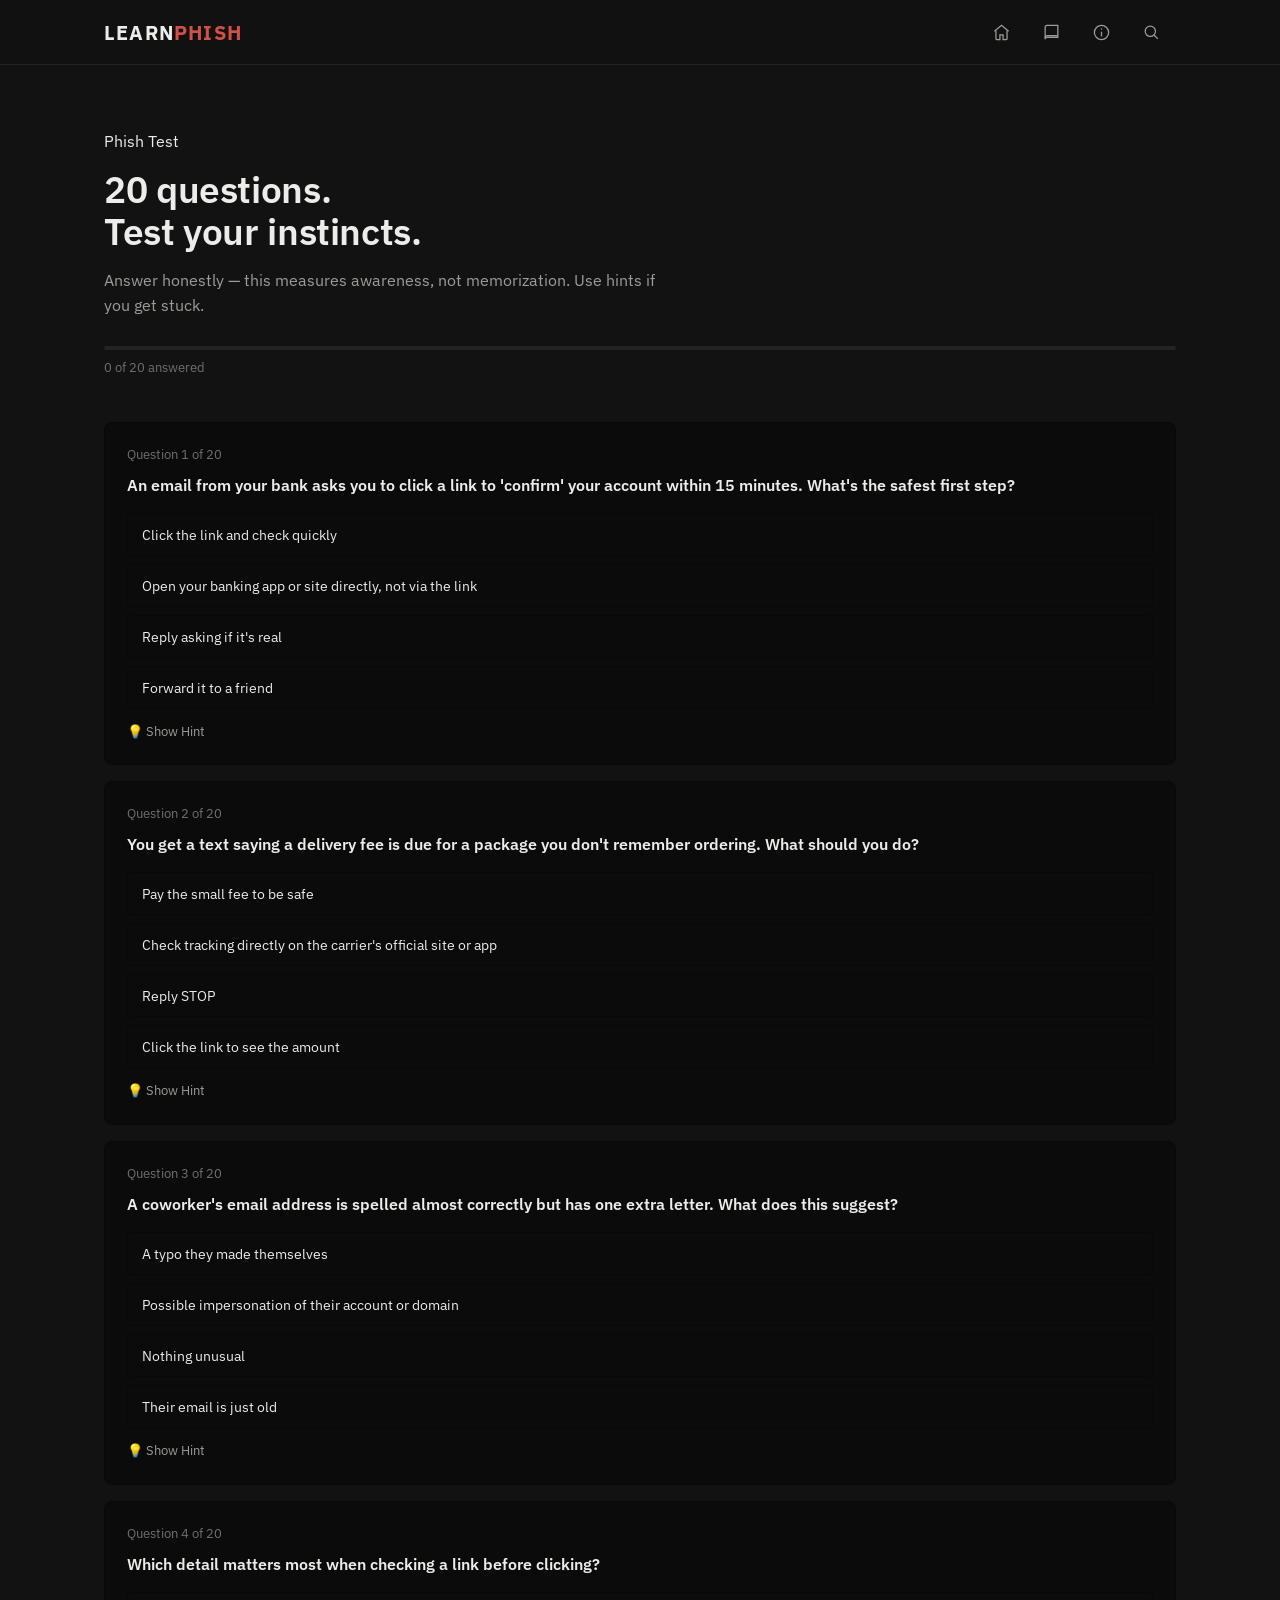
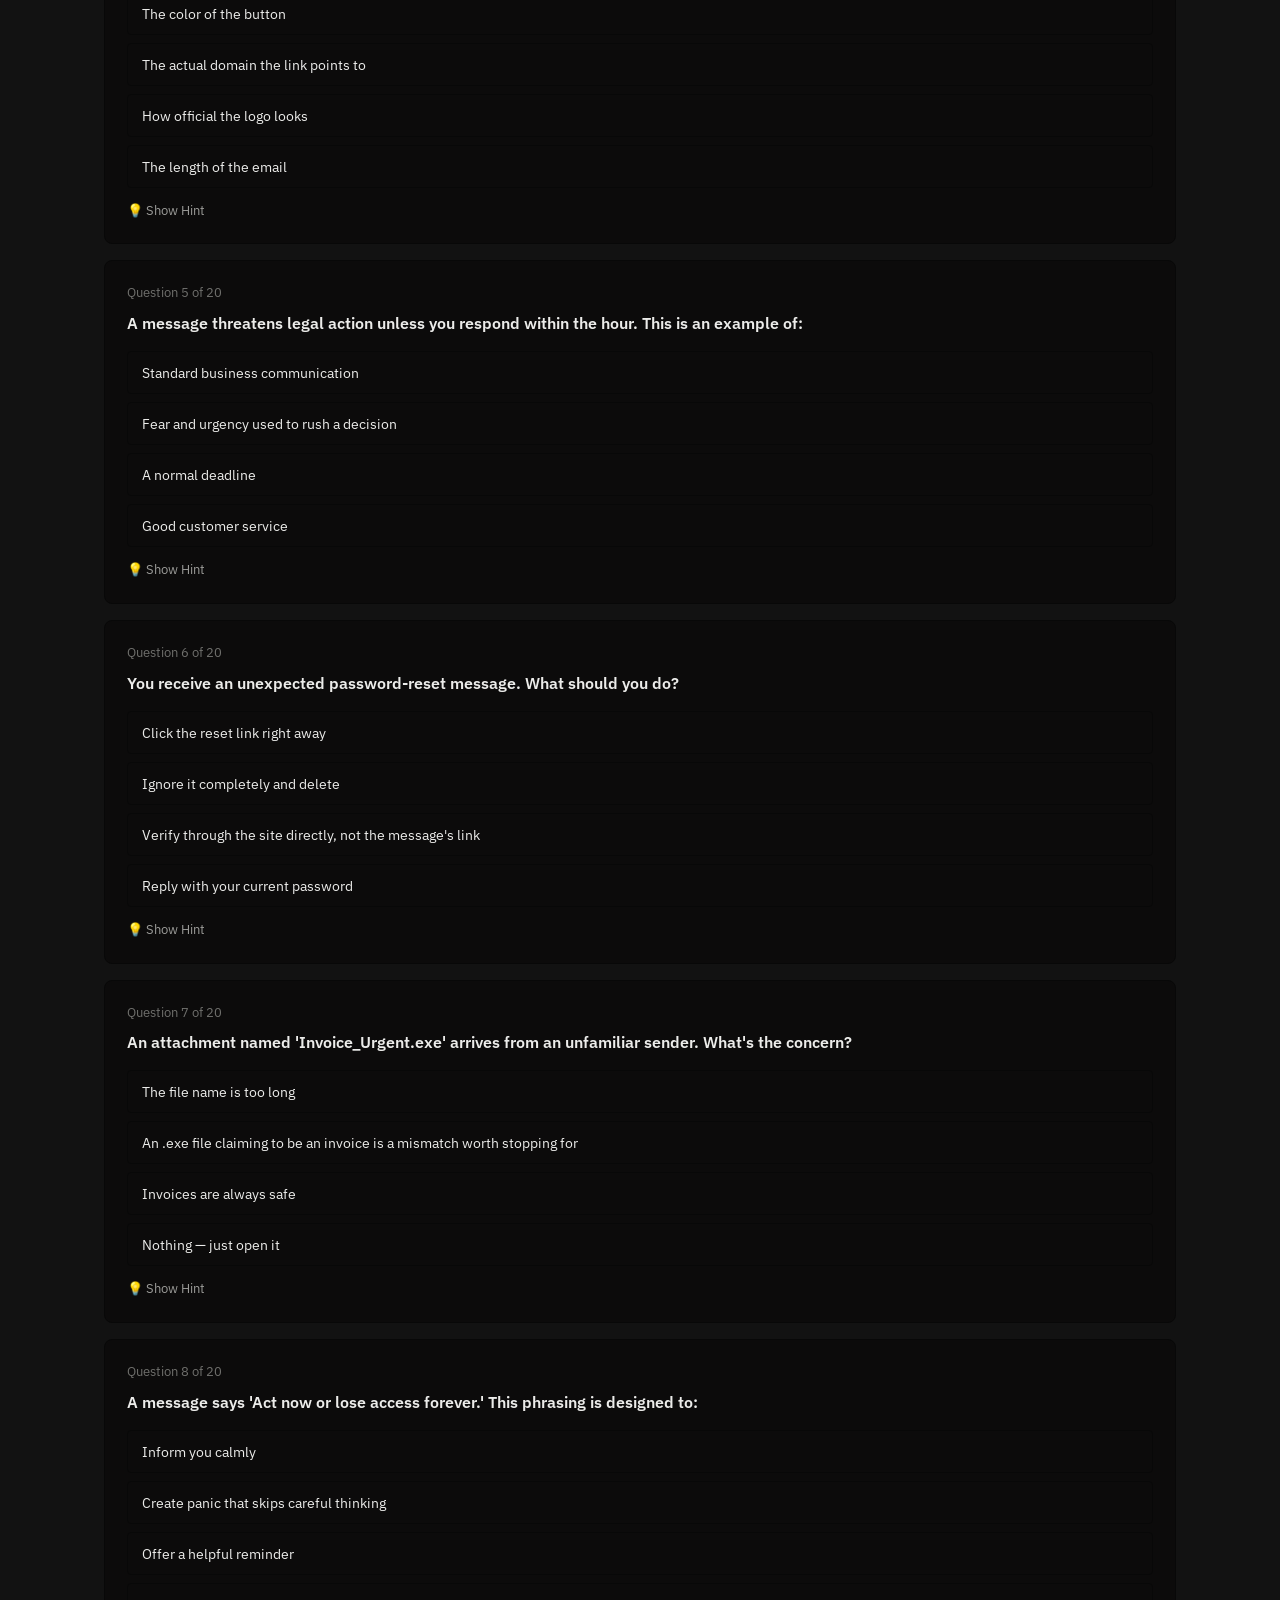
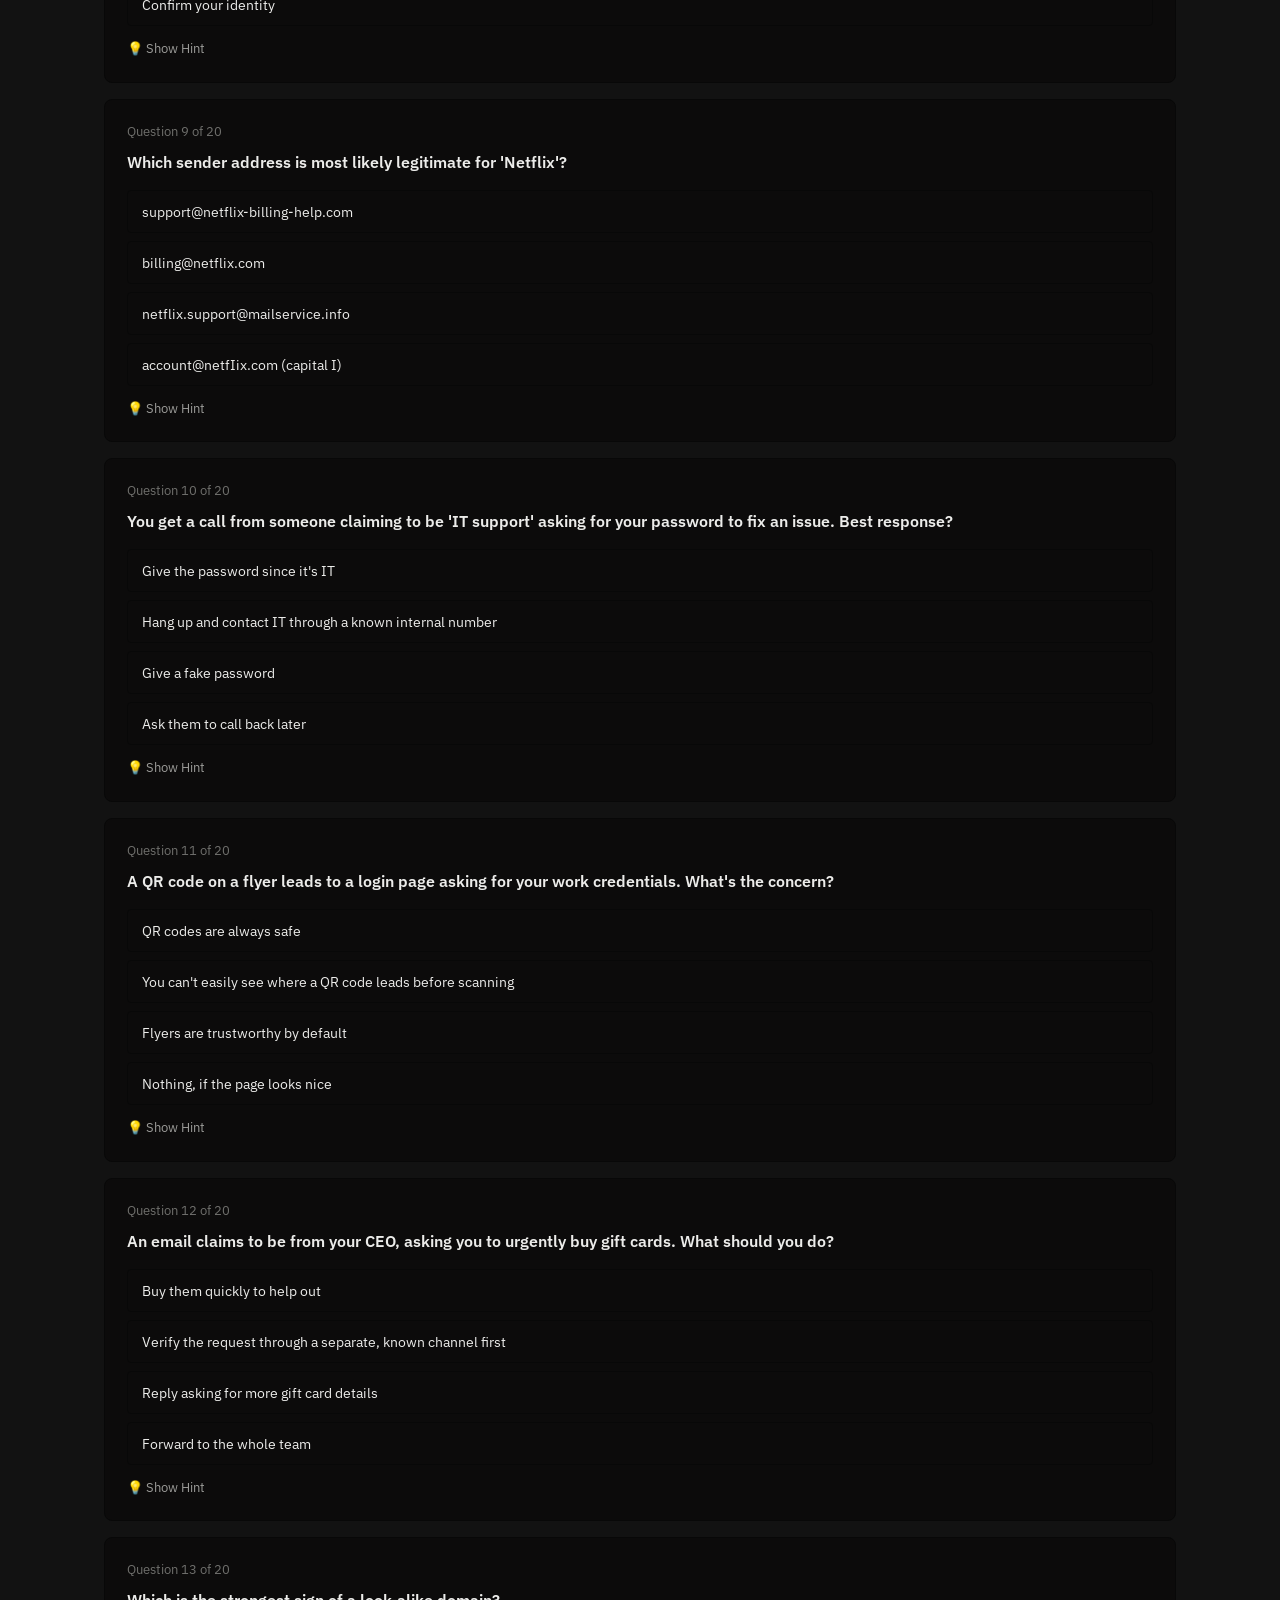
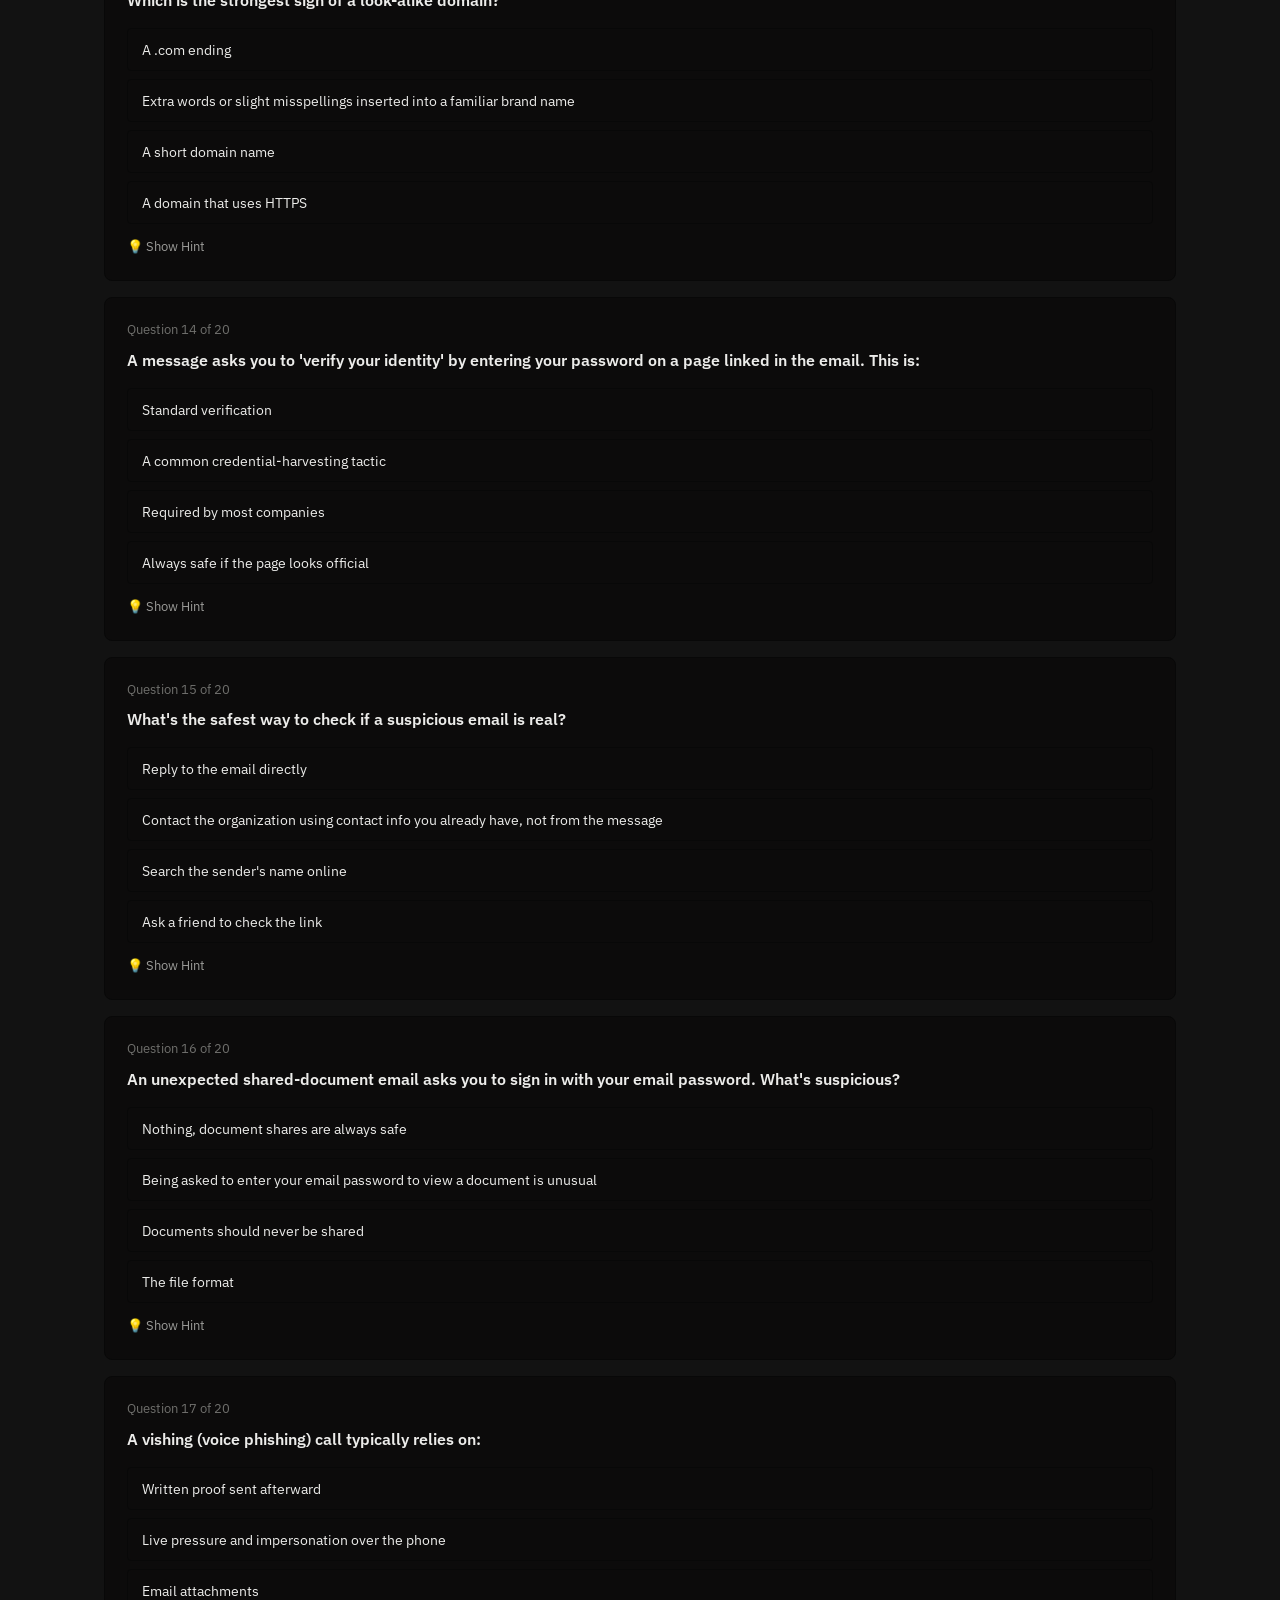
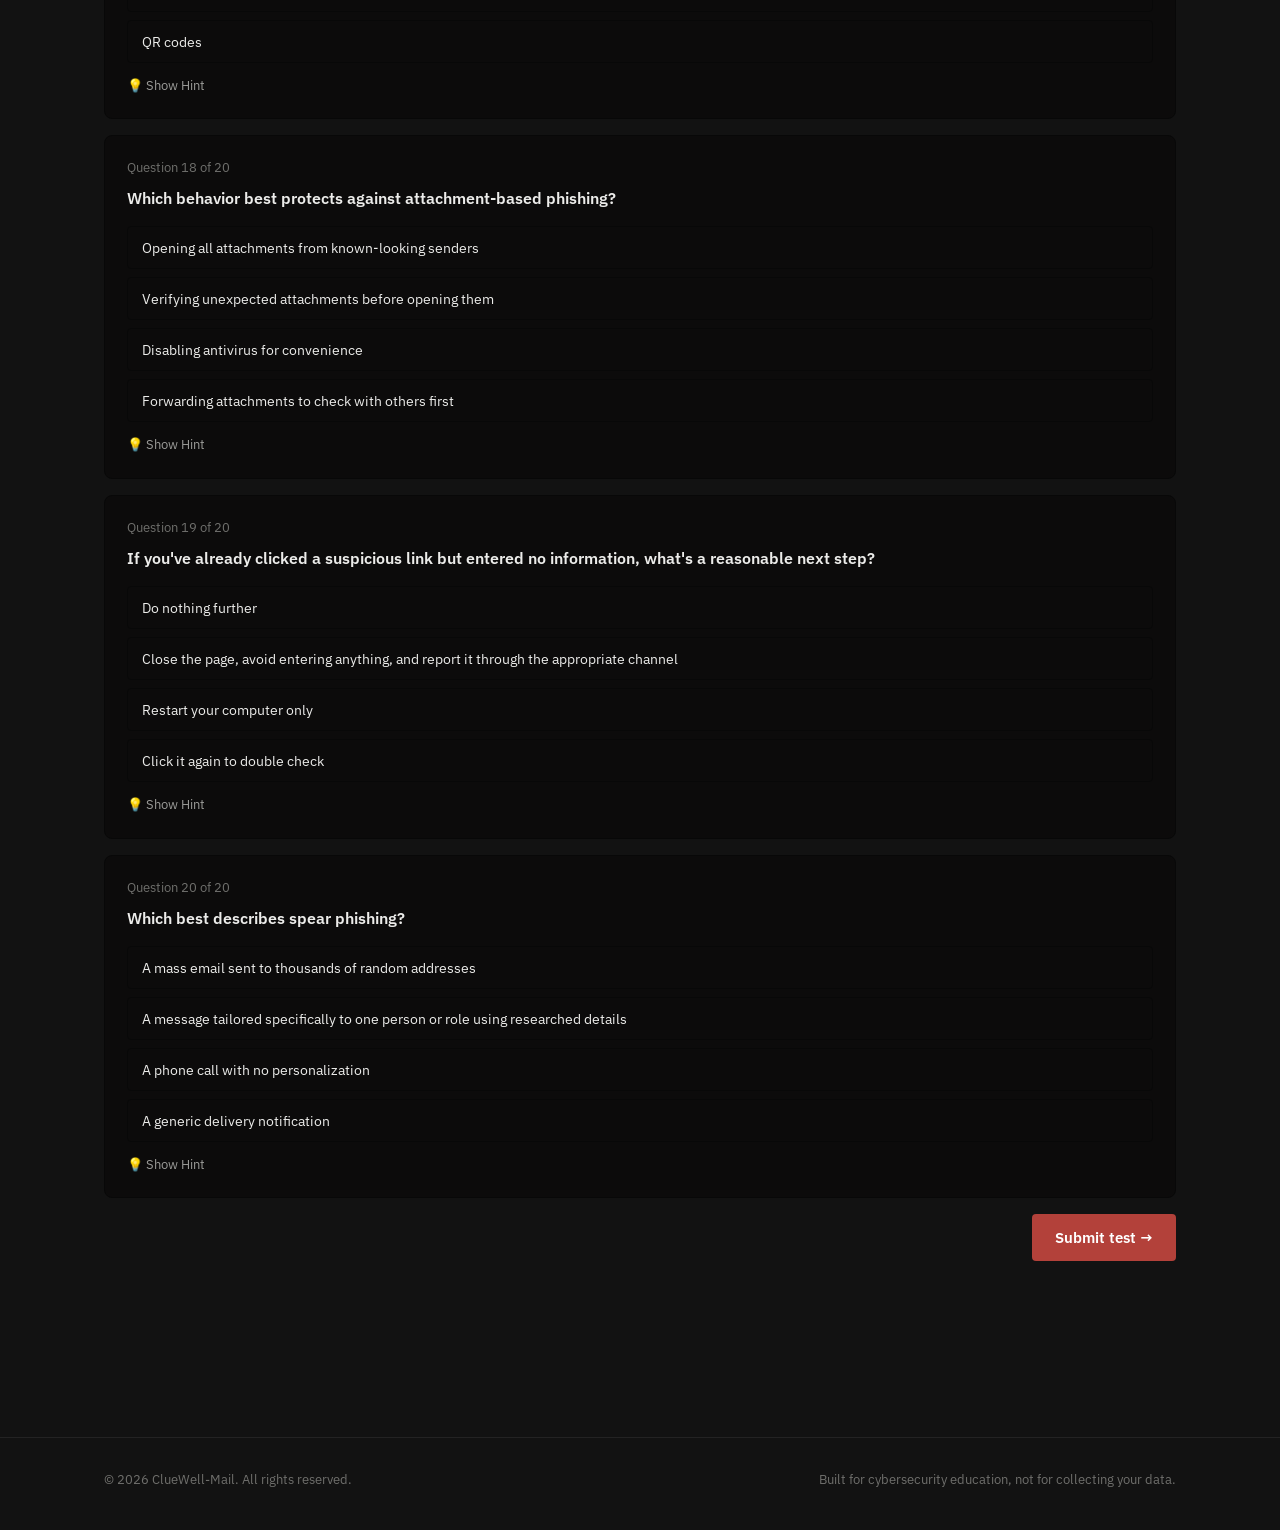
<file: test.html>
<!DOCTYPE html>
<html lang="en">
<head>
<meta charset="UTF-8">
<meta name="viewport" content="width=device-width, initial-scale=1.0">
<title>Phish Test · LearnPhish</title>
<link rel="preconnect" href="https://fonts.googleapis.com">
<link href="https://fonts.googleapis.com/css2?family=IBM+Plex+Sans:wght@400;500;600;700&family=IBM+Plex+Serif:ital@0;1&display=swap" rel="stylesheet">
<link rel="stylesheet" href="css/test.css">

</head>
<body>
<nav class="site-nav" aria-label="Primary"><div class="wrap"><a href="index.html" class="brand">LEARN<span>PHISH</span></a><div class="nav-icons"><a href="index.html" class="" aria-label="Home"><svg viewBox="0 0 24 24"><path d="M3 10.5 12 3l9 7.5"/><path d="M5 9.5V20a1 1 0 0 0 1 1h4v-6h4v6h4a1 1 0 0 0 1-1V9.5"/></svg><span class="tip">Home</span></a><a href="learn.html" class="" aria-label="Learn"><svg viewBox="0 0 24 24"><path d="M4 5.5A2.5 2.5 0 0 1 6.5 3H20v15H6.5A2.5 2.5 0 0 0 4 20.5V5.5Z"/><path d="M4 18.5A2.5 2.5 0 0 1 6.5 16H20"/></svg><span class="tip">Learn</span></a><a href="about.html" class="" aria-label="About"><svg viewBox="0 0 24 24"><circle cx="12" cy="12" r="9"/><path d="M12 11v6"/><circle cx="12" cy="7.5" r="0.9" fill="currentColor" stroke="none"/></svg><span class="tip">About</span></a><a href="cluewell.html" class="" aria-label="ClueWell-Mail"><svg viewBox="0 0 24 24"><circle cx="10.5" cy="10.5" r="6.5"/><path d="m20 20-4.8-4.8"/></svg><span class="tip">ClueWell-Mail</span></a></div></div></nav>

<section class="page-head">
  <div class="wrap">
    <p class="eyebrow">Phish Test</p>
    <h1>20 questions.<br>Test your instincts.</h1>
    <p class="page-sub">Answer honestly — this measures awareness, not memorization. Use hints if you get stuck.</p>
    <div class="progress-track" aria-hidden="true"><div class="progress-fill" id="progress-fill"></div></div>
    <p class="progress-label" id="progress-label">0 of 20 answered</p>
  </div>
</section>

<section class="quiz-list">
  <div class="wrap" id="quiz-container"></div>
  <div class="wrap submit-row">
    <button class="btn btn-primary" id="submit-test">Submit test →</button>
  </div>
</section>

<footer class="site-footer"><div class="wrap"><p>© 2026 ClueWell-Mail. All rights reserved.</p><p>Built for cybersecurity education, not for collecting your data.</p></div></footer>
<script src="js/test.js"></script>
</body>
</html>
</file>
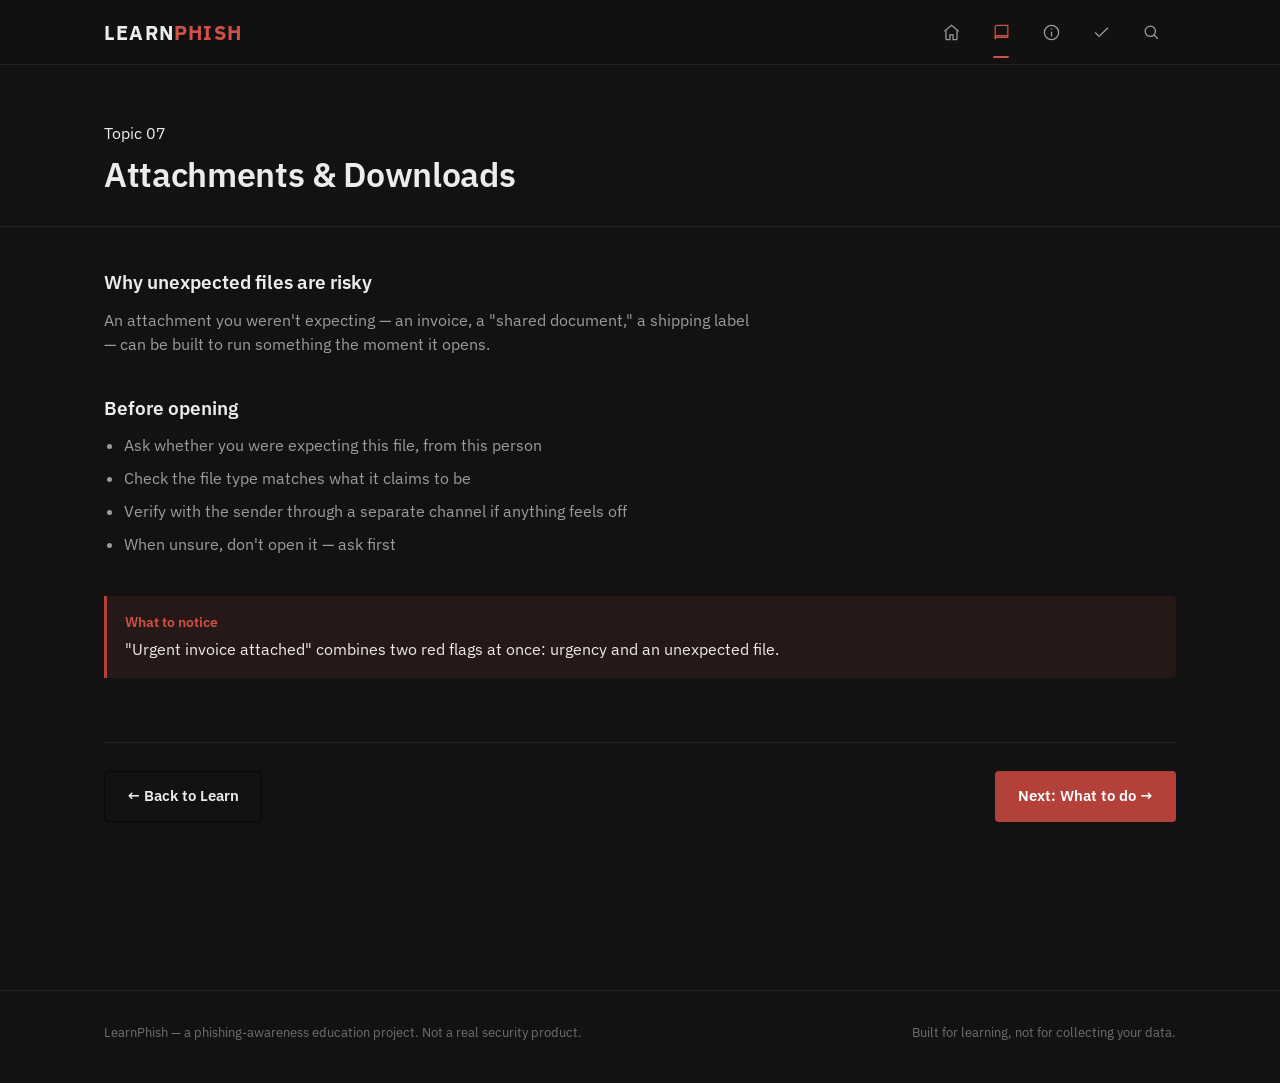
<file: topic-attachments.html>
<!DOCTYPE html>
<html lang="en">
<head>
<meta charset="UTF-8">
<meta name="viewport" content="width=device-width, initial-scale=1.0">
<title>Attachments & Downloads · LearnPhish</title>
<link rel="preconnect" href="https://fonts.googleapis.com">
<link href="https://fonts.googleapis.com/css2?family=IBM+Plex+Sans:wght@400;500;600;700&family=IBM+Plex+Serif:ital@0;1&display=swap" rel="stylesheet">
<link rel="stylesheet" href="css/topic-attachments.css">

</head>
<body>
<nav class="site-nav" aria-label="Primary"><div class="wrap"><a href="index.html" class="brand">LEARN<span>PHISH</span></a><div class="nav-icons"><a href="index.html" class="" aria-label="Home"><svg viewBox="0 0 24 24"><path d="M3 10.5 12 3l9 7.5"/><path d="M5 9.5V20a1 1 0 0 0 1 1h4v-6h4v6h4a1 1 0 0 0 1-1V9.5"/></svg><span class="tip">Home</span></a><a href="learn.html" class="active" aria-label="Learn"><svg viewBox="0 0 24 24"><path d="M4 5.5A2.5 2.5 0 0 1 6.5 3H20v15H6.5A2.5 2.5 0 0 0 4 20.5V5.5Z"/><path d="M4 18.5A2.5 2.5 0 0 1 6.5 16H20"/></svg><span class="tip">Learn</span></a><a href="about.html" class="" aria-label="About"><svg viewBox="0 0 24 24"><circle cx="12" cy="12" r="9"/><path d="M12 11v6"/><circle cx="12" cy="7.5" r="0.9" fill="currentColor" stroke="none"/></svg><span class="tip">About</span></a><a href="test.html" class="" aria-label="Phish Test"><svg viewBox="0 0 24 24"><path d="m4 12 5 5L20 6"/></svg><span class="tip">Phish Test</span></a><a href="cluewell.html" class="" aria-label="ClueWell-Mail"><svg viewBox="0 0 24 24"><circle cx="10.5" cy="10.5" r="6.5"/><path d="m20 20-4.8-4.8"/></svg><span class="tip">ClueWell-Mail</span></a></div></div></nav>

<section class="topic-head">
  <div class="wrap">
    <p class="eyebrow">Topic 07</p>
    <h1>Attachments & Downloads</h1>
  </div>
</section>
<section class="topic-body">
  <div class="wrap">
    
<section>
  <h2>Why unexpected files are risky</h2>
  <p>An attachment you weren't expecting — an invoice, a "shared document," a shipping label — can be built to run something the moment it opens.</p>
</section>
<section>
  <h2>Before opening</h2>
  <ul>
    <li>Ask whether you were expecting this file, from this person</li>
    <li>Check the file type matches what it claims to be</li>
    <li>Verify with the sender through a separate channel if anything feels off</li>
    <li>When unsure, don't open it — ask first</li>
  </ul>
</section>
<div class="callout">
  <span class="callout-label">What to notice</span>
  <p>"Urgent invoice attached" combines two red flags at once: urgency and an unexpected file.</p>
</div>

  </div>
</section>
<div class="wrap">
  <nav class="topic-nav" aria-label="Topic navigation">
    <a href="learn.html" class="btn btn-ghost">← Back to Learn</a>
    <a href="topic-what-to-do.html" class="btn btn-primary">Next: What to do →</a>
  </nav>
</div>

<footer class="site-footer"><div class="wrap"><p>LearnPhish — a phishing-awareness education project. Not a real security product.</p><p>Built for learning, not for collecting your data.</p></div></footer>
<script src="js/topic-attachments.js"></script>
</body>
</html>
</file>
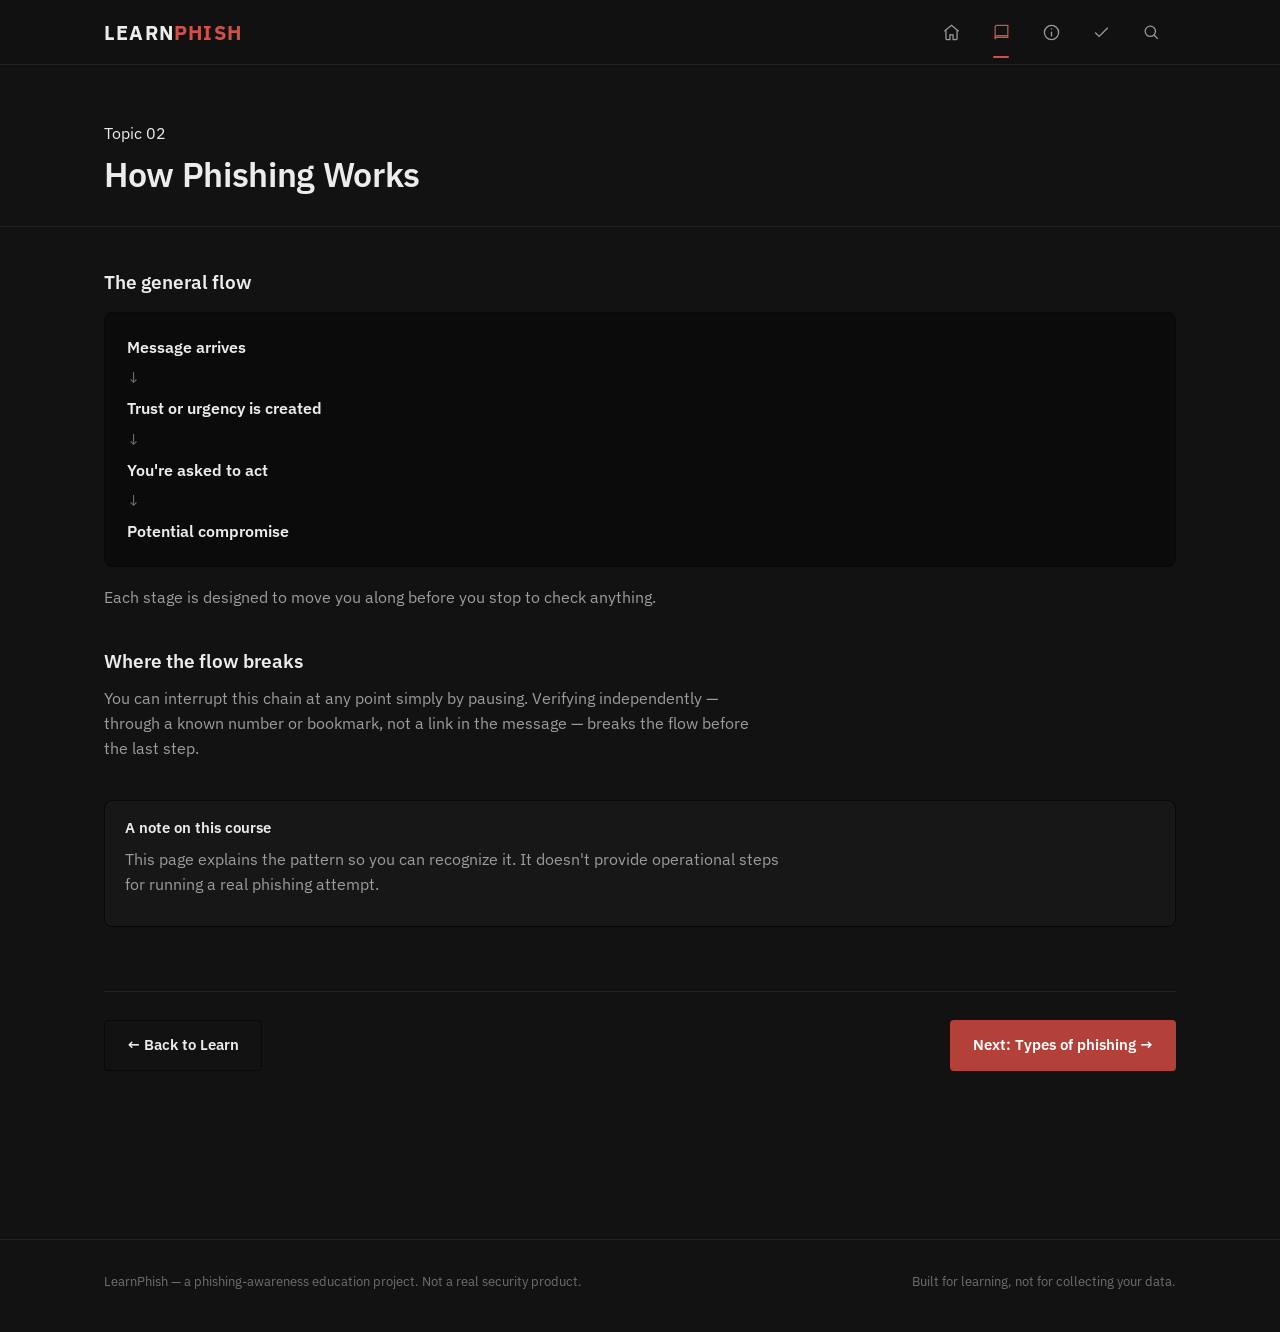
<file: topic-how-it-works.html>
<!DOCTYPE html>
<html lang="en">
<head>
<meta charset="UTF-8">
<meta name="viewport" content="width=device-width, initial-scale=1.0">
<title>How Phishing Works · LearnPhish</title>
<link rel="preconnect" href="https://fonts.googleapis.com">
<link href="https://fonts.googleapis.com/css2?family=IBM+Plex+Sans:wght@400;500;600;700&family=IBM+Plex+Serif:ital@0;1&display=swap" rel="stylesheet">
<link rel="stylesheet" href="css/topic-how-it-works.css">

</head>
<body>
<nav class="site-nav" aria-label="Primary"><div class="wrap"><a href="index.html" class="brand">LEARN<span>PHISH</span></a><div class="nav-icons"><a href="index.html" class="" aria-label="Home"><svg viewBox="0 0 24 24"><path d="M3 10.5 12 3l9 7.5"/><path d="M5 9.5V20a1 1 0 0 0 1 1h4v-6h4v6h4a1 1 0 0 0 1-1V9.5"/></svg><span class="tip">Home</span></a><a href="learn.html" class="active" aria-label="Learn"><svg viewBox="0 0 24 24"><path d="M4 5.5A2.5 2.5 0 0 1 6.5 3H20v15H6.5A2.5 2.5 0 0 0 4 20.5V5.5Z"/><path d="M4 18.5A2.5 2.5 0 0 1 6.5 16H20"/></svg><span class="tip">Learn</span></a><a href="about.html" class="" aria-label="About"><svg viewBox="0 0 24 24"><circle cx="12" cy="12" r="9"/><path d="M12 11v6"/><circle cx="12" cy="7.5" r="0.9" fill="currentColor" stroke="none"/></svg><span class="tip">About</span></a><a href="test.html" class="" aria-label="Phish Test"><svg viewBox="0 0 24 24"><path d="m4 12 5 5L20 6"/></svg><span class="tip">Phish Test</span></a><a href="cluewell.html" class="" aria-label="ClueWell-Mail"><svg viewBox="0 0 24 24"><circle cx="10.5" cy="10.5" r="6.5"/><path d="m20 20-4.8-4.8"/></svg><span class="tip">ClueWell-Mail</span></a></div></div></nav>

<section class="topic-head">
  <div class="wrap">
    <p class="eyebrow">Topic 02</p>
    <h1>How Phishing Works</h1>
  </div>
</section>
<section class="topic-body">
  <div class="wrap">
    
<section>
  <h2>The general flow</h2>
  <div class="flow">
    <span class="flow-step">Message arrives</span>
    <span class="flow-arrow">↓</span>
    <span class="flow-step">Trust or urgency is created</span>
    <span class="flow-arrow">↓</span>
    <span class="flow-step">You're asked to act</span>
    <span class="flow-arrow">↓</span>
    <span class="flow-step">Potential compromise</span>
  </div>
  <p>Each stage is designed to move you along before you stop to check anything.</p>
</section>
<section>
  <h2>Where the flow breaks</h2>
  <p>You can interrupt this chain at any point simply by pausing. Verifying independently — through a known number or bookmark, not a link in the message — breaks the flow before the last step.</p>
</section>
<div class="notice-box">
  <h3>A note on this course</h3>
  <p>This page explains the pattern so you can recognize it. It doesn't provide operational steps for running a real phishing attempt.</p>
</div>

  </div>
</section>
<div class="wrap">
  <nav class="topic-nav" aria-label="Topic navigation">
    <a href="learn.html" class="btn btn-ghost">← Back to Learn</a>
    <a href="topic-types.html" class="btn btn-primary">Next: Types of phishing →</a>
  </nav>
</div>

<footer class="site-footer"><div class="wrap"><p>LearnPhish — a phishing-awareness education project. Not a real security product.</p><p>Built for learning, not for collecting your data.</p></div></footer>
<script src="js/topic-how-it-works.js"></script>
</body>
</html>
</file>
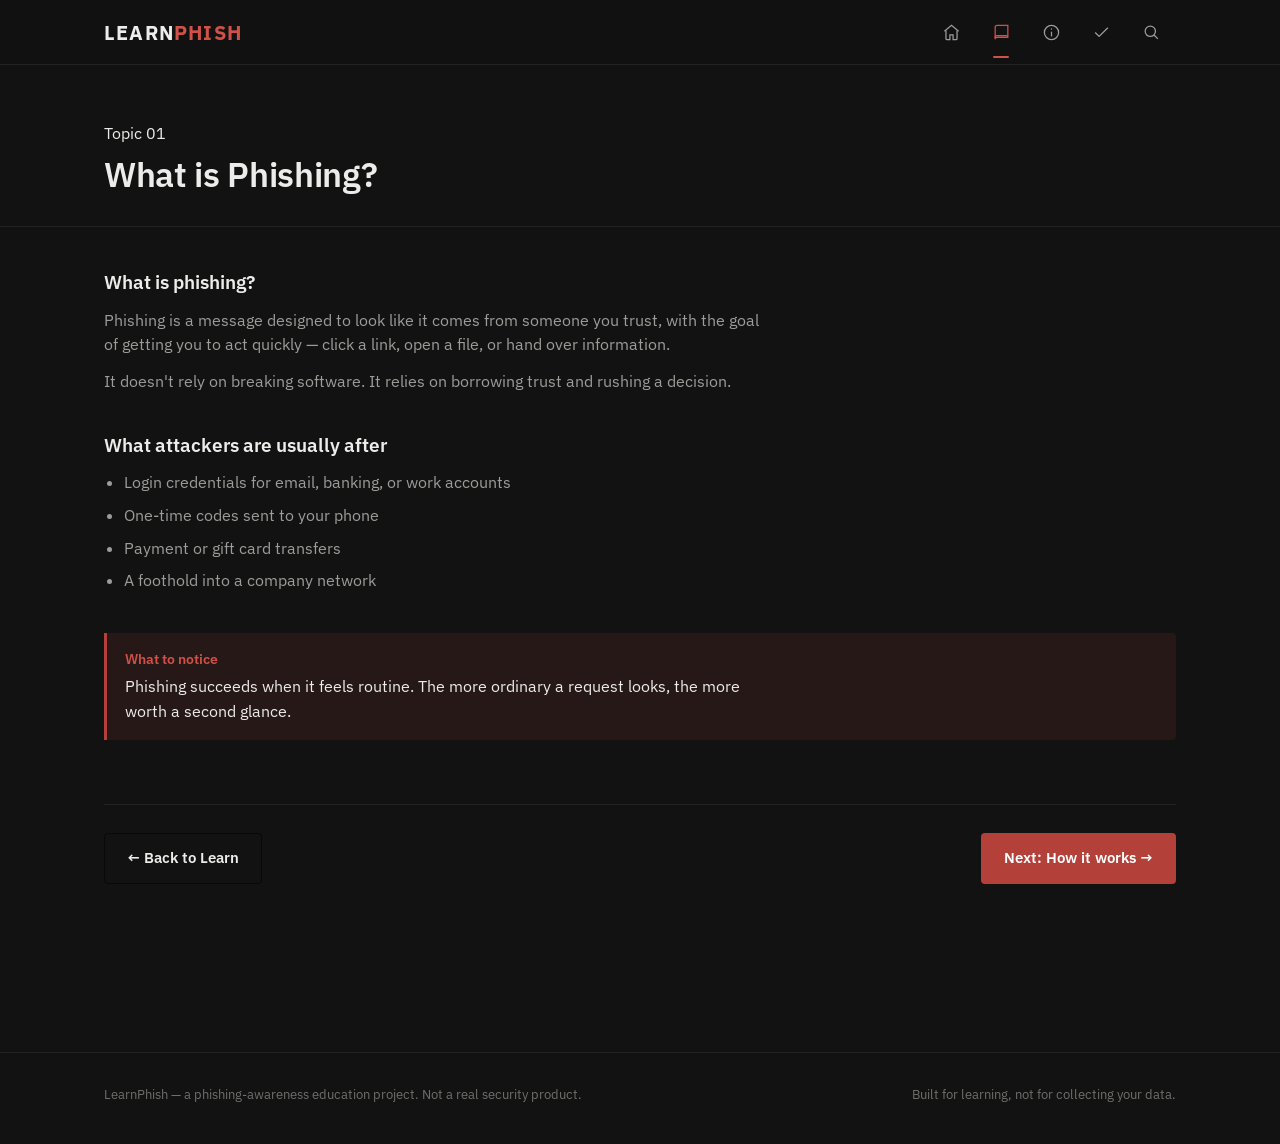
<file: topic-phishing.html>
<!DOCTYPE html>
<html lang="en">
<head>
<meta charset="UTF-8">
<meta name="viewport" content="width=device-width, initial-scale=1.0">
<title>What is Phishing? · LearnPhish</title>
<link rel="preconnect" href="https://fonts.googleapis.com">
<link href="https://fonts.googleapis.com/css2?family=IBM+Plex+Sans:wght@400;500;600;700&family=IBM+Plex+Serif:ital@0;1&display=swap" rel="stylesheet">
<link rel="stylesheet" href="css/topic-phishing.css">

</head>
<body>
<nav class="site-nav" aria-label="Primary"><div class="wrap"><a href="index.html" class="brand">LEARN<span>PHISH</span></a><div class="nav-icons"><a href="index.html" class="" aria-label="Home"><svg viewBox="0 0 24 24"><path d="M3 10.5 12 3l9 7.5"/><path d="M5 9.5V20a1 1 0 0 0 1 1h4v-6h4v6h4a1 1 0 0 0 1-1V9.5"/></svg><span class="tip">Home</span></a><a href="learn.html" class="active" aria-label="Learn"><svg viewBox="0 0 24 24"><path d="M4 5.5A2.5 2.5 0 0 1 6.5 3H20v15H6.5A2.5 2.5 0 0 0 4 20.5V5.5Z"/><path d="M4 18.5A2.5 2.5 0 0 1 6.5 16H20"/></svg><span class="tip">Learn</span></a><a href="about.html" class="" aria-label="About"><svg viewBox="0 0 24 24"><circle cx="12" cy="12" r="9"/><path d="M12 11v6"/><circle cx="12" cy="7.5" r="0.9" fill="currentColor" stroke="none"/></svg><span class="tip">About</span></a><a href="test.html" class="" aria-label="Phish Test"><svg viewBox="0 0 24 24"><path d="m4 12 5 5L20 6"/></svg><span class="tip">Phish Test</span></a><a href="cluewell.html" class="" aria-label="ClueWell-Mail"><svg viewBox="0 0 24 24"><circle cx="10.5" cy="10.5" r="6.5"/><path d="m20 20-4.8-4.8"/></svg><span class="tip">ClueWell-Mail</span></a></div></div></nav>

<section class="topic-head">
  <div class="wrap">
    <p class="eyebrow">Topic 01</p>
    <h1>What is Phishing?</h1>
  </div>
</section>
<section class="topic-body">
  <div class="wrap">
    
<section>
  <h2>What is phishing?</h2>
  <p>Phishing is a message designed to look like it comes from someone you trust, with the goal of getting you to act quickly — click a link, open a file, or hand over information.</p>
  <p>It doesn't rely on breaking software. It relies on borrowing trust and rushing a decision.</p>
</section>
<section>
  <h2>What attackers are usually after</h2>
  <ul>
    <li>Login credentials for email, banking, or work accounts</li>
    <li>One-time codes sent to your phone</li>
    <li>Payment or gift card transfers</li>
    <li>A foothold into a company network</li>
  </ul>
</section>
<div class="callout">
  <span class="callout-label">What to notice</span>
  <p>Phishing succeeds when it feels routine. The more ordinary a request looks, the more worth a second glance.</p>
</div>

  </div>
</section>
<div class="wrap">
  <nav class="topic-nav" aria-label="Topic navigation">
    <a href="learn.html" class="btn btn-ghost">← Back to Learn</a>
    <a href="topic-how-it-works.html" class="btn btn-primary">Next: How it works →</a>
  </nav>
</div>

<footer class="site-footer"><div class="wrap"><p>LearnPhish — a phishing-awareness education project. Not a real security product.</p><p>Built for learning, not for collecting your data.</p></div></footer>
<script src="js/topic-phishing.js"></script>
</body>
</html>
</file>
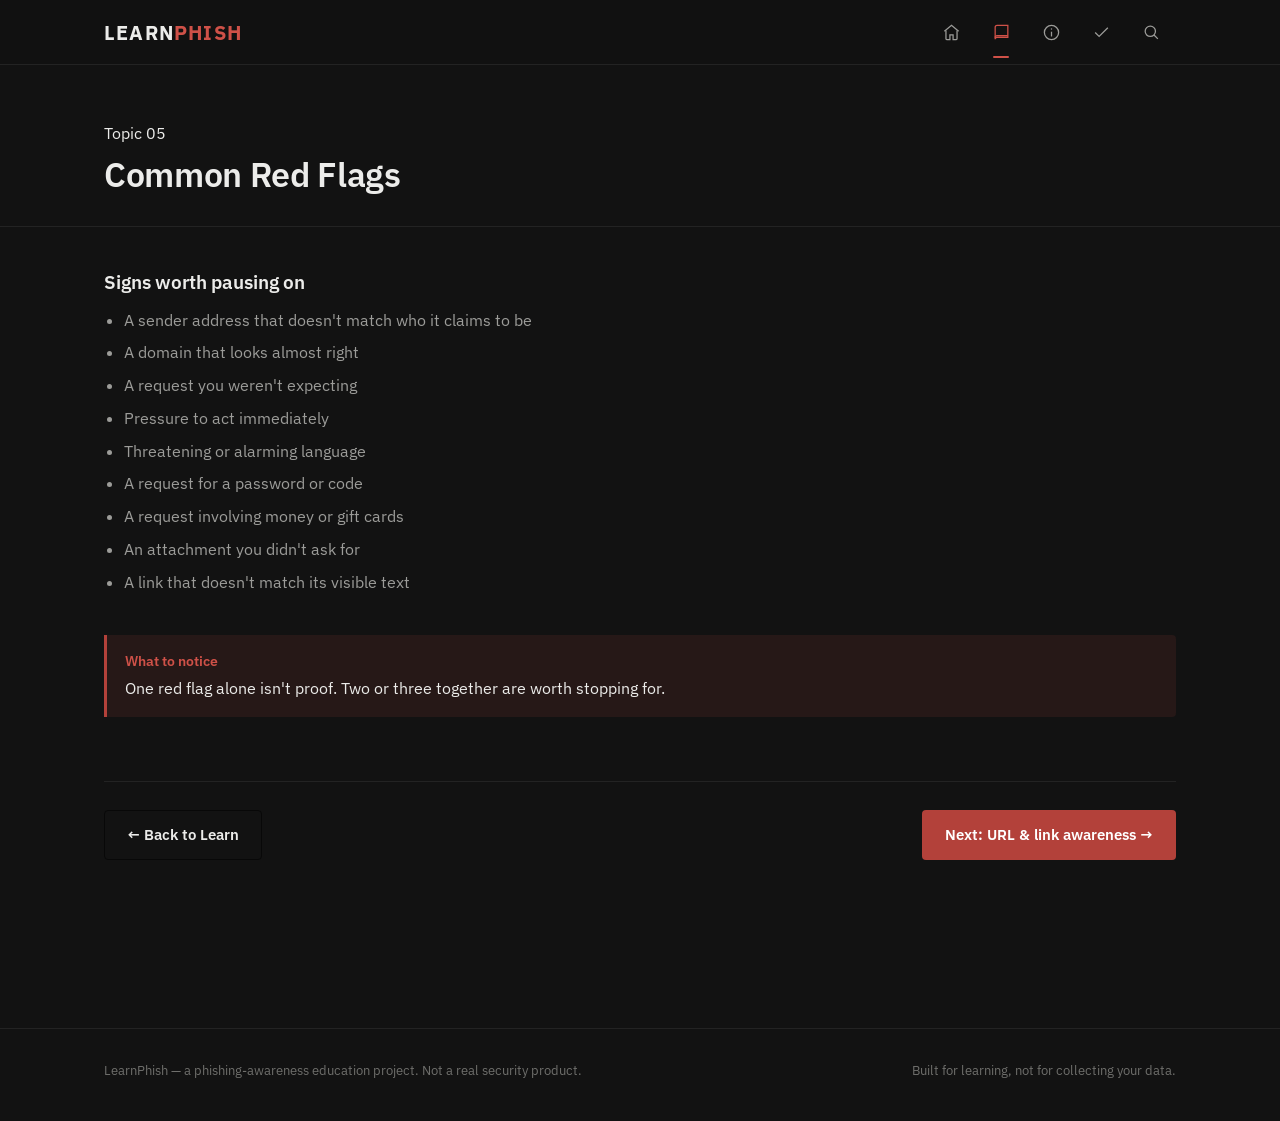
<file: topic-red-flags.html>
<!DOCTYPE html>
<html lang="en">
<head>
<meta charset="UTF-8">
<meta name="viewport" content="width=device-width, initial-scale=1.0">
<title>Common Red Flags · LearnPhish</title>
<link rel="preconnect" href="https://fonts.googleapis.com">
<link href="https://fonts.googleapis.com/css2?family=IBM+Plex+Sans:wght@400;500;600;700&family=IBM+Plex+Serif:ital@0;1&display=swap" rel="stylesheet">
<link rel="stylesheet" href="css/topic-red-flags.css">

</head>
<body>
<nav class="site-nav" aria-label="Primary"><div class="wrap"><a href="index.html" class="brand">LEARN<span>PHISH</span></a><div class="nav-icons"><a href="index.html" class="" aria-label="Home"><svg viewBox="0 0 24 24"><path d="M3 10.5 12 3l9 7.5"/><path d="M5 9.5V20a1 1 0 0 0 1 1h4v-6h4v6h4a1 1 0 0 0 1-1V9.5"/></svg><span class="tip">Home</span></a><a href="learn.html" class="active" aria-label="Learn"><svg viewBox="0 0 24 24"><path d="M4 5.5A2.5 2.5 0 0 1 6.5 3H20v15H6.5A2.5 2.5 0 0 0 4 20.5V5.5Z"/><path d="M4 18.5A2.5 2.5 0 0 1 6.5 16H20"/></svg><span class="tip">Learn</span></a><a href="about.html" class="" aria-label="About"><svg viewBox="0 0 24 24"><circle cx="12" cy="12" r="9"/><path d="M12 11v6"/><circle cx="12" cy="7.5" r="0.9" fill="currentColor" stroke="none"/></svg><span class="tip">About</span></a><a href="test.html" class="" aria-label="Phish Test"><svg viewBox="0 0 24 24"><path d="m4 12 5 5L20 6"/></svg><span class="tip">Phish Test</span></a><a href="cluewell.html" class="" aria-label="ClueWell-Mail"><svg viewBox="0 0 24 24"><circle cx="10.5" cy="10.5" r="6.5"/><path d="m20 20-4.8-4.8"/></svg><span class="tip">ClueWell-Mail</span></a></div></div></nav>

<section class="topic-head">
  <div class="wrap">
    <p class="eyebrow">Topic 05</p>
    <h1>Common Red Flags</h1>
  </div>
</section>
<section class="topic-body">
  <div class="wrap">
    
<section>
  <h2>Signs worth pausing on</h2>
  <ul>
    <li>A sender address that doesn't match who it claims to be</li>
    <li>A domain that looks almost right</li>
    <li>A request you weren't expecting</li>
    <li>Pressure to act immediately</li>
    <li>Threatening or alarming language</li>
    <li>A request for a password or code</li>
    <li>A request involving money or gift cards</li>
    <li>An attachment you didn't ask for</li>
    <li>A link that doesn't match its visible text</li>
  </ul>
</section>
<div class="callout">
  <span class="callout-label">What to notice</span>
  <p>One red flag alone isn't proof. Two or three together are worth stopping for.</p>
</div>

  </div>
</section>
<div class="wrap">
  <nav class="topic-nav" aria-label="Topic navigation">
    <a href="learn.html" class="btn btn-ghost">← Back to Learn</a>
    <a href="topic-urls.html" class="btn btn-primary">Next: URL & link awareness →</a>
  </nav>
</div>

<footer class="site-footer"><div class="wrap"><p>LearnPhish — a phishing-awareness education project. Not a real security product.</p><p>Built for learning, not for collecting your data.</p></div></footer>
<script src="js/topic-red-flags.js"></script>
</body>
</html>
</file>
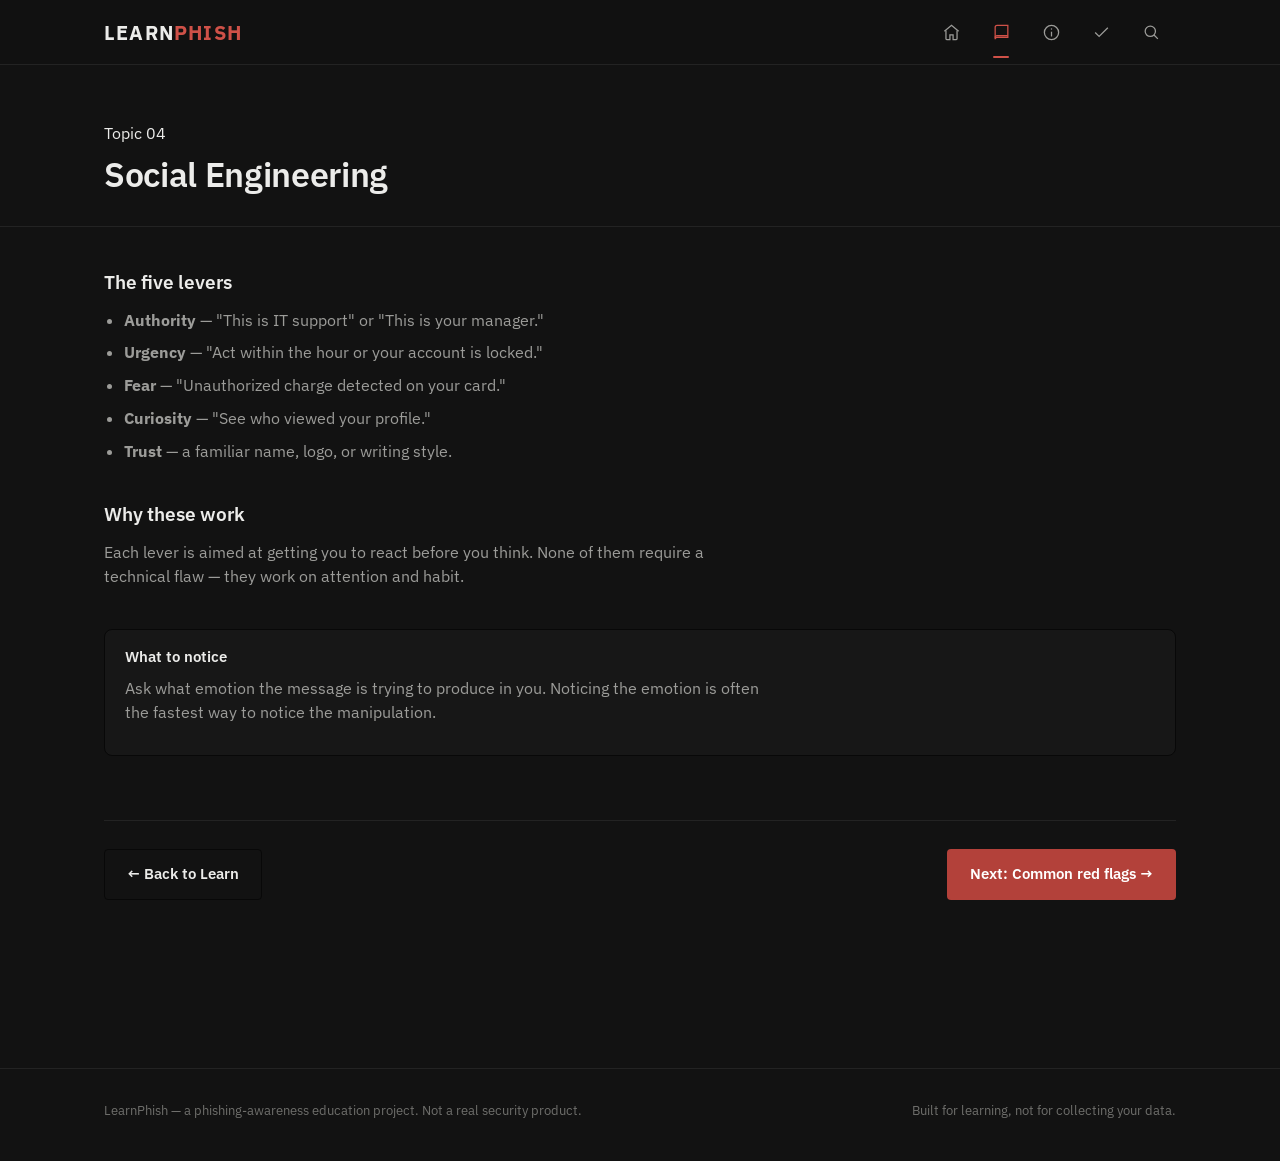
<file: topic-social-engineering.html>
<!DOCTYPE html>
<html lang="en">
<head>
<meta charset="UTF-8">
<meta name="viewport" content="width=device-width, initial-scale=1.0">
<title>Social Engineering · LearnPhish</title>
<link rel="preconnect" href="https://fonts.googleapis.com">
<link href="https://fonts.googleapis.com/css2?family=IBM+Plex+Sans:wght@400;500;600;700&family=IBM+Plex+Serif:ital@0;1&display=swap" rel="stylesheet">
<link rel="stylesheet" href="css/topic-social-engineering.css">

</head>
<body>
<nav class="site-nav" aria-label="Primary"><div class="wrap"><a href="index.html" class="brand">LEARN<span>PHISH</span></a><div class="nav-icons"><a href="index.html" class="" aria-label="Home"><svg viewBox="0 0 24 24"><path d="M3 10.5 12 3l9 7.5"/><path d="M5 9.5V20a1 1 0 0 0 1 1h4v-6h4v6h4a1 1 0 0 0 1-1V9.5"/></svg><span class="tip">Home</span></a><a href="learn.html" class="active" aria-label="Learn"><svg viewBox="0 0 24 24"><path d="M4 5.5A2.5 2.5 0 0 1 6.5 3H20v15H6.5A2.5 2.5 0 0 0 4 20.5V5.5Z"/><path d="M4 18.5A2.5 2.5 0 0 1 6.5 16H20"/></svg><span class="tip">Learn</span></a><a href="about.html" class="" aria-label="About"><svg viewBox="0 0 24 24"><circle cx="12" cy="12" r="9"/><path d="M12 11v6"/><circle cx="12" cy="7.5" r="0.9" fill="currentColor" stroke="none"/></svg><span class="tip">About</span></a><a href="test.html" class="" aria-label="Phish Test"><svg viewBox="0 0 24 24"><path d="m4 12 5 5L20 6"/></svg><span class="tip">Phish Test</span></a><a href="cluewell.html" class="" aria-label="ClueWell-Mail"><svg viewBox="0 0 24 24"><circle cx="10.5" cy="10.5" r="6.5"/><path d="m20 20-4.8-4.8"/></svg><span class="tip">ClueWell-Mail</span></a></div></div></nav>

<section class="topic-head">
  <div class="wrap">
    <p class="eyebrow">Topic 04</p>
    <h1>Social Engineering</h1>
  </div>
</section>
<section class="topic-body">
  <div class="wrap">
    
<section>
  <h2>The five levers</h2>
  <ul>
    <li><strong>Authority</strong> — "This is IT support" or "This is your manager."</li>
    <li><strong>Urgency</strong> — "Act within the hour or your account is locked."</li>
    <li><strong>Fear</strong> — "Unauthorized charge detected on your card."</li>
    <li><strong>Curiosity</strong> — "See who viewed your profile."</li>
    <li><strong>Trust</strong> — a familiar name, logo, or writing style.</li>
  </ul>
</section>
<section>
  <h2>Why these work</h2>
  <p>Each lever is aimed at getting you to react before you think. None of them require a technical flaw — they work on attention and habit.</p>
</section>
<div class="notice-box">
  <h3>What to notice</h3>
  <p>Ask what emotion the message is trying to produce in you. Noticing the emotion is often the fastest way to notice the manipulation.</p>
</div>

  </div>
</section>
<div class="wrap">
  <nav class="topic-nav" aria-label="Topic navigation">
    <a href="learn.html" class="btn btn-ghost">← Back to Learn</a>
    <a href="topic-red-flags.html" class="btn btn-primary">Next: Common red flags →</a>
  </nav>
</div>

<footer class="site-footer"><div class="wrap"><p>LearnPhish — a phishing-awareness education project. Not a real security product.</p><p>Built for learning, not for collecting your data.</p></div></footer>
<script src="js/topic-social-engineering.js"></script>
</body>
</html>
</file>
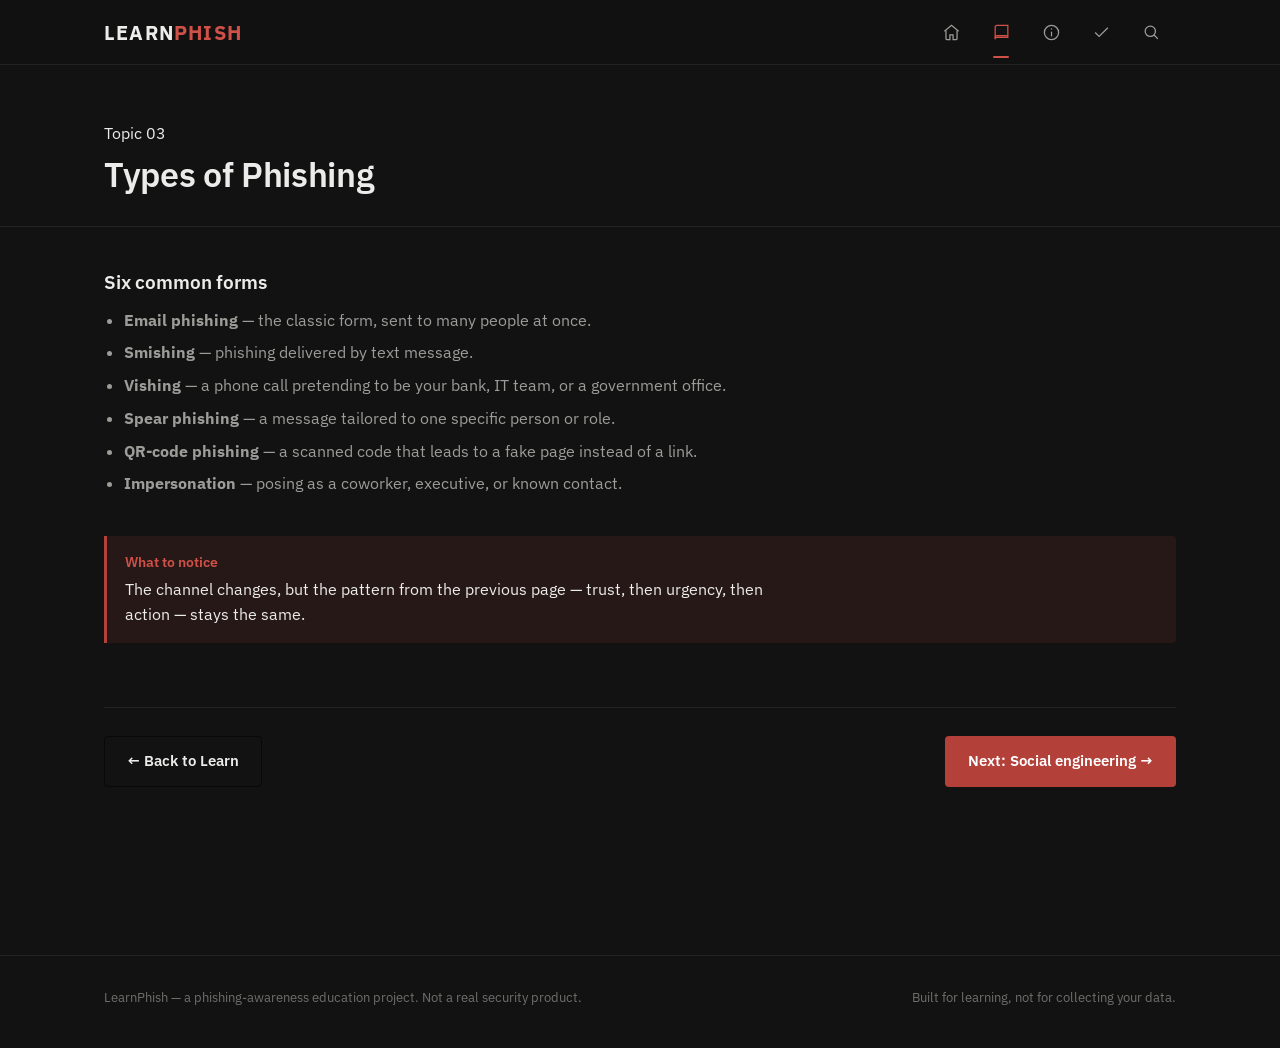
<file: topic-types.html>
<!DOCTYPE html>
<html lang="en">
<head>
<meta charset="UTF-8">
<meta name="viewport" content="width=device-width, initial-scale=1.0">
<title>Types of Phishing · LearnPhish</title>
<link rel="preconnect" href="https://fonts.googleapis.com">
<link href="https://fonts.googleapis.com/css2?family=IBM+Plex+Sans:wght@400;500;600;700&family=IBM+Plex+Serif:ital@0;1&display=swap" rel="stylesheet">
<link rel="stylesheet" href="css/topic-types.css">

</head>
<body>
<nav class="site-nav" aria-label="Primary"><div class="wrap"><a href="index.html" class="brand">LEARN<span>PHISH</span></a><div class="nav-icons"><a href="index.html" class="" aria-label="Home"><svg viewBox="0 0 24 24"><path d="M3 10.5 12 3l9 7.5"/><path d="M5 9.5V20a1 1 0 0 0 1 1h4v-6h4v6h4a1 1 0 0 0 1-1V9.5"/></svg><span class="tip">Home</span></a><a href="learn.html" class="active" aria-label="Learn"><svg viewBox="0 0 24 24"><path d="M4 5.5A2.5 2.5 0 0 1 6.5 3H20v15H6.5A2.5 2.5 0 0 0 4 20.5V5.5Z"/><path d="M4 18.5A2.5 2.5 0 0 1 6.5 16H20"/></svg><span class="tip">Learn</span></a><a href="about.html" class="" aria-label="About"><svg viewBox="0 0 24 24"><circle cx="12" cy="12" r="9"/><path d="M12 11v6"/><circle cx="12" cy="7.5" r="0.9" fill="currentColor" stroke="none"/></svg><span class="tip">About</span></a><a href="test.html" class="" aria-label="Phish Test"><svg viewBox="0 0 24 24"><path d="m4 12 5 5L20 6"/></svg><span class="tip">Phish Test</span></a><a href="cluewell.html" class="" aria-label="ClueWell-Mail"><svg viewBox="0 0 24 24"><circle cx="10.5" cy="10.5" r="6.5"/><path d="m20 20-4.8-4.8"/></svg><span class="tip">ClueWell-Mail</span></a></div></div></nav>

<section class="topic-head">
  <div class="wrap">
    <p class="eyebrow">Topic 03</p>
    <h1>Types of Phishing</h1>
  </div>
</section>
<section class="topic-body">
  <div class="wrap">
    
<section>
  <h2>Six common forms</h2>
  <ul>
    <li><strong>Email phishing</strong> — the classic form, sent to many people at once.</li>
    <li><strong>Smishing</strong> — phishing delivered by text message.</li>
    <li><strong>Vishing</strong> — a phone call pretending to be your bank, IT team, or a government office.</li>
    <li><strong>Spear phishing</strong> — a message tailored to one specific person or role.</li>
    <li><strong>QR-code phishing</strong> — a scanned code that leads to a fake page instead of a link.</li>
    <li><strong>Impersonation</strong> — posing as a coworker, executive, or known contact.</li>
  </ul>
</section>
<div class="callout">
  <span class="callout-label">What to notice</span>
  <p>The channel changes, but the pattern from the previous page — trust, then urgency, then action — stays the same.</p>
</div>

  </div>
</section>
<div class="wrap">
  <nav class="topic-nav" aria-label="Topic navigation">
    <a href="learn.html" class="btn btn-ghost">← Back to Learn</a>
    <a href="topic-social-engineering.html" class="btn btn-primary">Next: Social engineering →</a>
  </nav>
</div>

<footer class="site-footer"><div class="wrap"><p>LearnPhish — a phishing-awareness education project. Not a real security product.</p><p>Built for learning, not for collecting your data.</p></div></footer>
<script src="js/topic-types.js"></script>
</body>
</html>
</file>
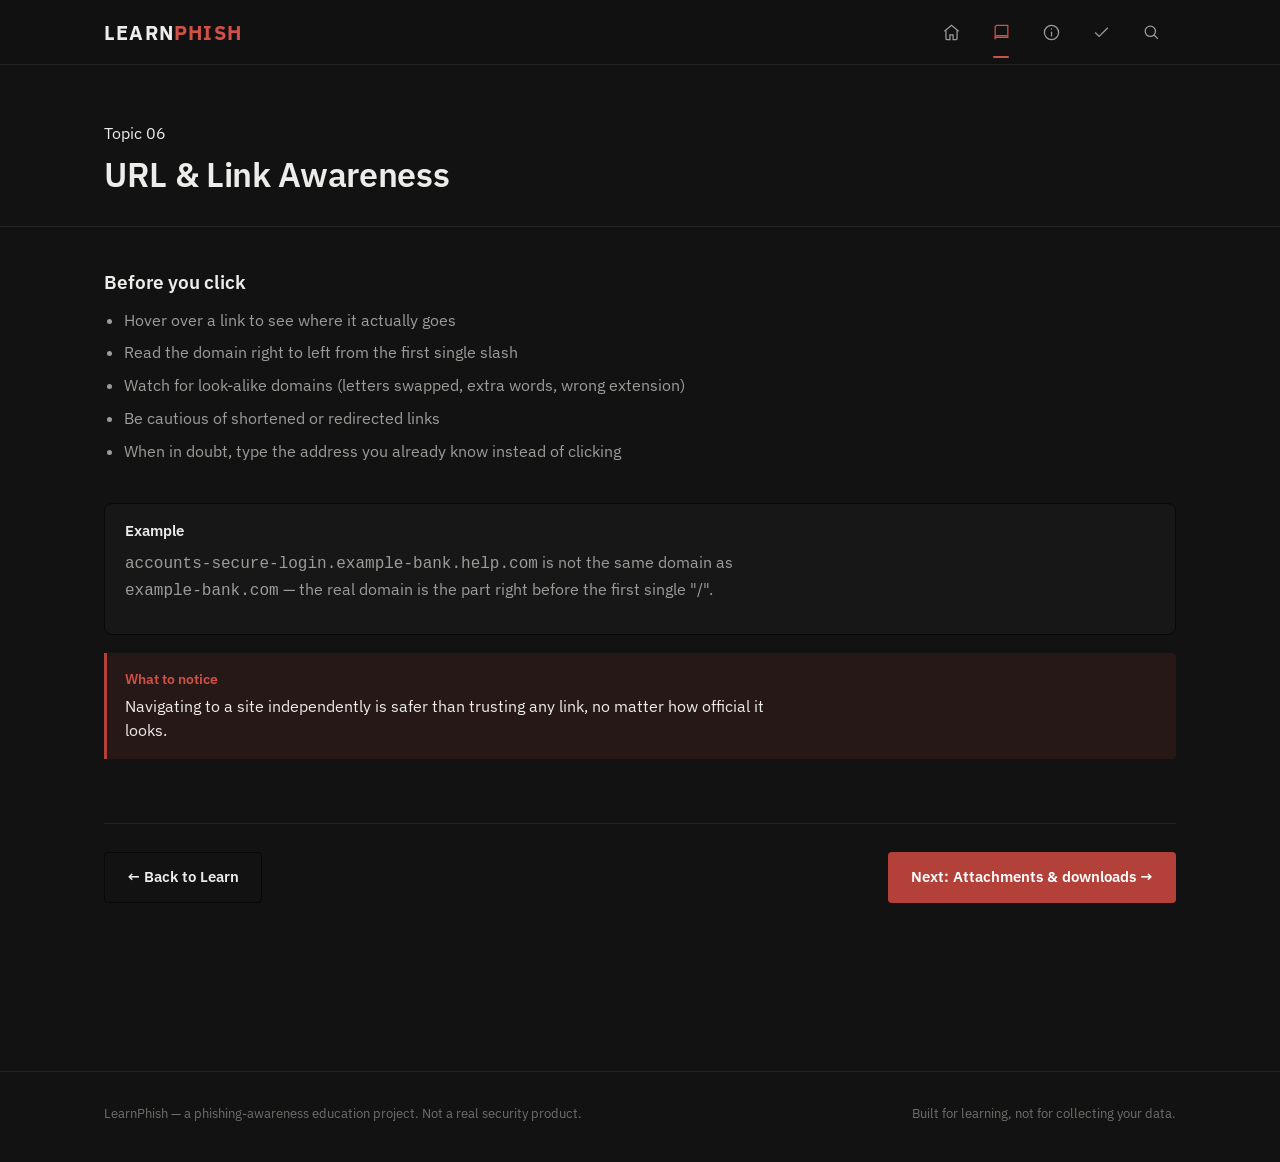
<file: topic-urls.html>
<!DOCTYPE html>
<html lang="en">
<head>
<meta charset="UTF-8">
<meta name="viewport" content="width=device-width, initial-scale=1.0">
<title>URL & Link Awareness · LearnPhish</title>
<link rel="preconnect" href="https://fonts.googleapis.com">
<link href="https://fonts.googleapis.com/css2?family=IBM+Plex+Sans:wght@400;500;600;700&family=IBM+Plex+Serif:ital@0;1&display=swap" rel="stylesheet">
<link rel="stylesheet" href="css/topic-urls.css">

</head>
<body>
<nav class="site-nav" aria-label="Primary"><div class="wrap"><a href="index.html" class="brand">LEARN<span>PHISH</span></a><div class="nav-icons"><a href="index.html" class="" aria-label="Home"><svg viewBox="0 0 24 24"><path d="M3 10.5 12 3l9 7.5"/><path d="M5 9.5V20a1 1 0 0 0 1 1h4v-6h4v6h4a1 1 0 0 0 1-1V9.5"/></svg><span class="tip">Home</span></a><a href="learn.html" class="active" aria-label="Learn"><svg viewBox="0 0 24 24"><path d="M4 5.5A2.5 2.5 0 0 1 6.5 3H20v15H6.5A2.5 2.5 0 0 0 4 20.5V5.5Z"/><path d="M4 18.5A2.5 2.5 0 0 1 6.5 16H20"/></svg><span class="tip">Learn</span></a><a href="about.html" class="" aria-label="About"><svg viewBox="0 0 24 24"><circle cx="12" cy="12" r="9"/><path d="M12 11v6"/><circle cx="12" cy="7.5" r="0.9" fill="currentColor" stroke="none"/></svg><span class="tip">About</span></a><a href="test.html" class="" aria-label="Phish Test"><svg viewBox="0 0 24 24"><path d="m4 12 5 5L20 6"/></svg><span class="tip">Phish Test</span></a><a href="cluewell.html" class="" aria-label="ClueWell-Mail"><svg viewBox="0 0 24 24"><circle cx="10.5" cy="10.5" r="6.5"/><path d="m20 20-4.8-4.8"/></svg><span class="tip">ClueWell-Mail</span></a></div></div></nav>

<section class="topic-head">
  <div class="wrap">
    <p class="eyebrow">Topic 06</p>
    <h1>URL & Link Awareness</h1>
  </div>
</section>
<section class="topic-body">
  <div class="wrap">
    
<section>
  <h2>Before you click</h2>
  <ul>
    <li>Hover over a link to see where it actually goes</li>
    <li>Read the domain right to left from the first single slash</li>
    <li>Watch for look-alike domains (letters swapped, extra words, wrong extension)</li>
    <li>Be cautious of shortened or redirected links</li>
    <li>When in doubt, type the address you already know instead of clicking</li>
  </ul>
</section>
<div class="notice-box">
  <h3>Example</h3>
  <p><code>accounts-secure-login.example-bank.help.com</code> is not the same domain as <code>example-bank.com</code> — the real domain is the part right before the first single "/".</p>
</div>
<div class="callout">
  <span class="callout-label">What to notice</span>
  <p>Navigating to a site independently is safer than trusting any link, no matter how official it looks.</p>
</div>

  </div>
</section>
<div class="wrap">
  <nav class="topic-nav" aria-label="Topic navigation">
    <a href="learn.html" class="btn btn-ghost">← Back to Learn</a>
    <a href="topic-attachments.html" class="btn btn-primary">Next: Attachments & downloads →</a>
  </nav>
</div>

<footer class="site-footer"><div class="wrap"><p>LearnPhish — a phishing-awareness education project. Not a real security product.</p><p>Built for learning, not for collecting your data.</p></div></footer>
<script src="js/topic-urls.js"></script>
</body>
</html>
</file>
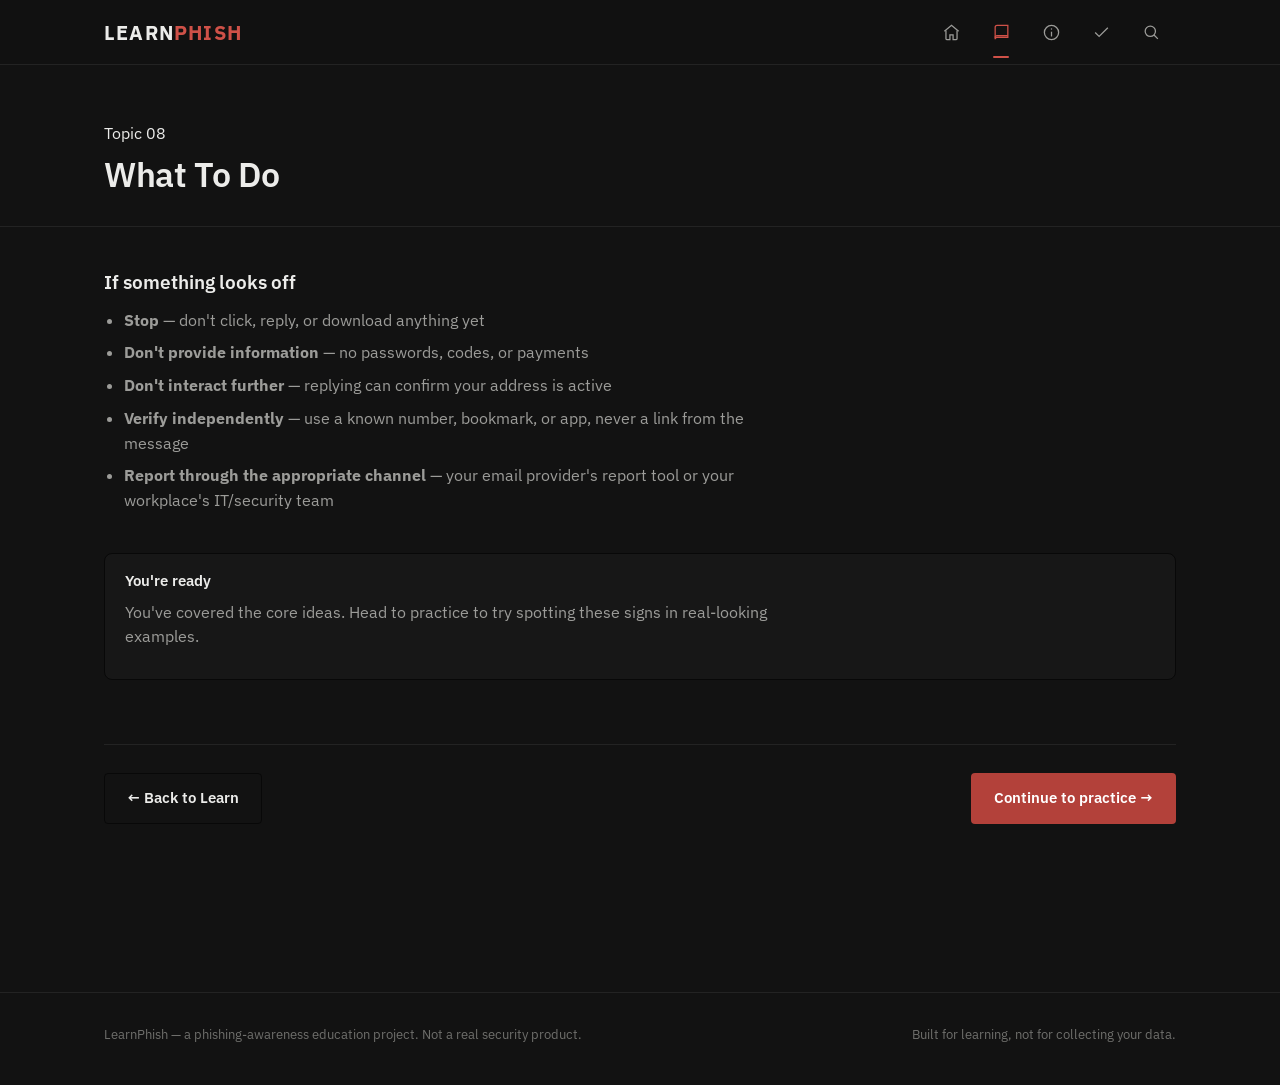
<file: topic-what-to-do.html>
<!DOCTYPE html>
<html lang="en">
<head>
<meta charset="UTF-8">
<meta name="viewport" content="width=device-width, initial-scale=1.0">
<title>What To Do · LearnPhish</title>
<link rel="preconnect" href="https://fonts.googleapis.com">
<link href="https://fonts.googleapis.com/css2?family=IBM+Plex+Sans:wght@400;500;600;700&family=IBM+Plex+Serif:ital@0;1&display=swap" rel="stylesheet">
<link rel="stylesheet" href="css/topic-what-to-do.css">

</head>
<body>
<nav class="site-nav" aria-label="Primary"><div class="wrap"><a href="index.html" class="brand">LEARN<span>PHISH</span></a><div class="nav-icons"><a href="index.html" class="" aria-label="Home"><svg viewBox="0 0 24 24"><path d="M3 10.5 12 3l9 7.5"/><path d="M5 9.5V20a1 1 0 0 0 1 1h4v-6h4v6h4a1 1 0 0 0 1-1V9.5"/></svg><span class="tip">Home</span></a><a href="learn.html" class="active" aria-label="Learn"><svg viewBox="0 0 24 24"><path d="M4 5.5A2.5 2.5 0 0 1 6.5 3H20v15H6.5A2.5 2.5 0 0 0 4 20.5V5.5Z"/><path d="M4 18.5A2.5 2.5 0 0 1 6.5 16H20"/></svg><span class="tip">Learn</span></a><a href="about.html" class="" aria-label="About"><svg viewBox="0 0 24 24"><circle cx="12" cy="12" r="9"/><path d="M12 11v6"/><circle cx="12" cy="7.5" r="0.9" fill="currentColor" stroke="none"/></svg><span class="tip">About</span></a><a href="test.html" class="" aria-label="Phish Test"><svg viewBox="0 0 24 24"><path d="m4 12 5 5L20 6"/></svg><span class="tip">Phish Test</span></a><a href="cluewell.html" class="" aria-label="ClueWell-Mail"><svg viewBox="0 0 24 24"><circle cx="10.5" cy="10.5" r="6.5"/><path d="m20 20-4.8-4.8"/></svg><span class="tip">ClueWell-Mail</span></a></div></div></nav>

<section class="topic-head">
  <div class="wrap">
    <p class="eyebrow">Topic 08</p>
    <h1>What To Do</h1>
  </div>
</section>
<section class="topic-body">
  <div class="wrap">
    
<section>
  <h2>If something looks off</h2>
  <ul>
    <li><strong>Stop</strong> — don't click, reply, or download anything yet</li>
    <li><strong>Don't provide information</strong> — no passwords, codes, or payments</li>
    <li><strong>Don't interact further</strong> — replying can confirm your address is active</li>
    <li><strong>Verify independently</strong> — use a known number, bookmark, or app, never a link from the message</li>
    <li><strong>Report through the appropriate channel</strong> — your email provider's report tool or your workplace's IT/security team</li>
  </ul>
</section>
<div class="notice-box">
  <h3>You're ready</h3>
  <p>You've covered the core ideas. Head to practice to try spotting these signs in real-looking examples.</p>
</div>

  </div>
</section>
<div class="wrap">
  <nav class="topic-nav" aria-label="Topic navigation">
    <a href="learn.html" class="btn btn-ghost">← Back to Learn</a>
    <a href="practice.html" class="btn btn-primary">Continue to practice →</a>
  </nav>
</div>

<footer class="site-footer"><div class="wrap"><p>LearnPhish — a phishing-awareness education project. Not a real security product.</p><p>Built for learning, not for collecting your data.</p></div></footer>
<script src="js/topic-what-to-do.js"></script>
</body>
</html>
</file>
<file: css/index.css>
@import url("_base.css");

.hero {
  padding: 65px 0 88px;
}

.hero-grid {
  display: grid;
  grid-template-columns: 1.1fr 1fr;
  gap: 56px;
  align-items: center;
}

.eyebrow {
  color: var(--accent-strong);
  font-size: 1.50rem;
  margin-bottom: 14px;
}

.hero h1 {
  font-size: 1.1rem;
  letter-spacing: -0.02em;
  margin-bottom: 20px;
}

.hero-sub {
  color: var(--text-muted);
  font-size: 1.08rem;
  max-width: 46ch;
  margin-bottom: 32px;
}

.hero-actions {
  display: flex;
  gap: 14px;
  flex-wrap: wrap;
}

/* Hero artwork */
.hero-visual {
  width: 100%;
  min-height: 320px;
  display: flex;
  align-items: center;
  justify-content: center;
  overflow: hidden;
  border-radius: 16px;
}

.hero-image {
  width: 100%;
  height: 320px;
  display: block;
  object-fit: cover;
  object-position: center;
  border-radius: 16px;
}

/* Remove placeholder styling from hero */
.hero-visual .image-placeholder {
  display: none;
}

.journey {
  padding: 50px 0;
}

.journey h2 {
  font-size: 1.6rem;
  margin-bottom: 36px;
}

.journey-steps {
  list-style: none;
  margin: 0;
  padding: 0;
  display: grid;
  grid-template-columns: repeat(4, 1fr);
  gap: 0;
}

.journey-steps li {
  display: flex;
  flex-direction: column;
  gap: 10px;
  padding: 20px 24px 20px 0;
  border-right: 1px solid var(--border-soft);
}

.journey-steps li:last-child {
  border-right: none;
}

.step-num {
  font-family: var(--font-serif);
  font-style: italic;
  color: var(--text-faint);
  font-size: 1.1rem;
}

.journey-steps h3 {
  font-size: 1.05rem;
  margin-bottom: 4px;
}

.journey-steps p {
  color: var(--text-muted);
  font-size: 0.92rem;
}

.learn-cards {
  padding: 50px 0;
}

.learn-cards h2 {
  font-size: 1.6rem;
  margin-bottom: 32px;
}

.card-grid {
  display: grid;
  grid-template-columns: repeat(4, 1fr);
  gap: 16px;
}

.card h3 {
  font-size: 1.05rem;
  margin-bottom: 8px;
}

.card p {
  color: var(--text-muted);
  font-size: 0.9rem;
}

.cluewell-feature {
  padding: 72px 0 40px;
}

.cluewell-grid {
  display: grid;
  grid-template-columns: 1fr 1fr;
  gap: 56px;
  align-items: center;
}

.cluewell-grid .image-placeholder {
  min-height: 260px;
}

.cluewell-feature h2 {
  font-size: 1.7rem;
  margin: 10px 0 16px;
}

.cluewell-copy {
  color: var(--text-muted);
  max-width: 46ch;
  margin-bottom: 26px;
}

@media (max-width: 900px) {

  .hero-grid,
  .cluewell-grid {
    grid-template-columns: 1fr;
    gap: 32px;
  }

  .hero h1 {
    font-size: 2.5rem;
  }

  .journey-steps,
  .card-grid {
    grid-template-columns: repeat(2, 1fr);
  }

  .journey-steps li {
    border-right: none;
    border-bottom: 1px solid var(--border-soft);
  }
}

@media (max-width: 520px) {

  .journey-steps,
  .card-grid {
    grid-template-columns: 1fr;
  }

  .hero-image {
    height: auto;
  }
}
</file>
<file: css/about.css>
@import url("_base.css");

.page-head {

  padding: 64px 0 32px;

}

.page-head h1 {

  font-size: 2.3rem;

  letter-spacing: -0.01em;

  margin: 14px 0 0;

}

.about-body {

  padding: 8px 0 80px;

}

.about-body section {

  max-width: 100%;

  margin-bottom: 56px;

}

.about-section {

  display: grid;

  grid-template-columns: minmax(0, 1fr) minmax(280px, 420px);

  gap: 48px;

  align-items: center;

}

.about-content {

  min-width: 0;

}

.section-number {

  display: inline-block;

  margin-bottom: 10px;

  font-size: 0.8rem;

  font-weight: 600;

  letter-spacing: 0.08em;

  color: var(--accent);

}

.about-body h2 {

  font-size: 1.15rem;

  margin-bottom: 10px;

}

.about-body p {

  color: var(--text-muted);

  line-height: 1.7;

  margin: 0;

}

.about-image {

  width: 100%;

  aspect-ratio: 16 / 10;

  overflow: hidden;

  border-radius: 14px;

  border: 1px solid var(--border);

  background: var(--surface);

}

.about-image img {

  width: 100%;

  height: 100%;

  display: block;

  object-fit: cover;

}


/* Transparent PNG + image glow */

.about-image {

  background: transparent;

  border: none;

  overflow: visible;

}

.about-image img {

  display: block;

  width: 100%;

  height: auto;

  background: transparent;

  transition:

    filter 0.15s ease,

    transform 0.15s ease;

}

.about-image img.image-glow {

  filter:

    drop-shadow(0 0 6px rgb(255, 72, 0))

    drop-shadow(0 0 16px rgba(255, 20, 20, 0.95))

    drop-shadow(0 0 32px rgba(255, 20, 20, 0.8))

    drop-shadow(0 0 60px rgba(255, 0, 0, 0.55))

    drop-shadow(0 0 90px rgba(255, 0, 0, 0.3));

  transform: scale(1.035);

}


@media (max-width: 760px) {

  .page-head {

    padding: 48px 0 28px;

  }

  .page-head h1 {

    font-size: 2rem;

  }

  .about-body {

    padding-bottom: 60px;

  }

  .about-section {

    grid-template-columns: 1fr;

    gap: 24px;

    margin-bottom: 48px;

  }

  .about-image {

    aspect-ratio: 16 / 9;

  }

}
</file>
<file: css/learn.css>
@import url("_base.css");

.page-head{padding:64px 0 40px;}
.page-head h1{font-size:2.4rem; letter-spacing:-0.01em; margin:14px 0 16px;}
.page-sub{color:var(--text-muted); max-width:50ch;}

.topic-list{padding:24px 0 80px;}
.topic-grid{display:grid; grid-template-columns:repeat(2,1fr); gap:14px;}
.topic-card{
  display:flex; gap:18px; align-items:flex-start;
  background:var(--surface); border:1px solid var(--border); border-radius:var(--radius-m);
  padding:22px; transition:border-color .15s ease, transform .15s ease;
}
.topic-card:hover{border-color:#3a3a3a; transform:translateY(-2px);}
.topic-num{font-family:var(--font-serif); font-style:italic; color:var(--text-faint); font-size:1rem; padding-top:2px;}
.topic-card h3{font-size:1.02rem; margin-bottom:6px;}
.topic-card p{color:var(--text-muted); font-size:0.88rem;}
.continue-row{margin-top:36px; display:flex; justify-content:flex-end;}

@media (max-width:720px){
  .topic-grid{grid-template-columns:1fr;}
  .continue-row{justify-content:stretch;}
  .continue-row .btn{width:100%; justify-content:center;}
}
</file>
<file: css/cluewell.css>
@import url("_base.css");

.cluewell-section{
  padding:72px 0 90px;
}

.cluewell-heading{
  max-width:720px;
  margin-bottom:30px;
}

.cluewell-heading .eyebrow{
  margin-bottom:12px;
}

.cluewell-heading h2{
  margin:0 0 10px;
  font-size:2rem;
  letter-spacing:-0.02em;
}

.cluewell-heading > p:last-child{
  max-width:620px;
  margin:0;
  color:var(--text-muted);
  font-size:0.95rem;
  line-height:1.65;
}

.cluewell-card{
  background:var(--surface);
  border:1px solid var(--border);
  border-radius:var(--radius-m);
  overflow:hidden;
}

.cluewell-info{
  display:flex;
  align-items:flex-start;
  gap:18px;
  padding:28px;
}

.cluewell-icon{
  width:46px;
  height:46px;
  flex:0 0 46px;
  display:flex;
  align-items:center;
  justify-content:center;
  border:1px solid var(--border);
  border-radius:var(--radius-s);
  color:var(--text);
  background:var(--surface);
}

.cluewell-icon svg{
  width:21px;
  height:21px;
  fill:none;
  stroke:currentColor;
  stroke-width:1.6;
  stroke-linecap:round;
  stroke-linejoin:round;
}

.cluewell-label{
  display:inline-block;
  margin-bottom:8px;
  font-size:0.68rem;
  font-weight:600;
  letter-spacing:0.08em;
  color:var(--text-faint);
}

.cluewell-info h3{
  margin:0 0 8px;
  font-size:1.2rem;
  font-weight:600;
  letter-spacing:-0.01em;
}

.cluewell-info p{
  max-width:700px;
  margin:0;
  color:var(--text-muted);
  font-size:0.9rem;
  line-height:1.65;
}

.cluewell-signals{
  display:grid;
  grid-template-columns:repeat(3,1fr);
  border-top:1px solid var(--border-soft);
  border-bottom:1px solid var(--border-soft);
}

.cluewell-signal{
  display:flex;
  align-items:flex-start;
  gap:13px;
  padding:23px 24px;
  border-right:1px solid var(--border-soft);
}

.cluewell-signal:last-child{
  border-right:0;
}

.cluewell-signal > span{
  width:30px;
  height:30px;
  flex:0 0 30px;
  display:flex;
  align-items:center;
  justify-content:center;
  border:1px solid var(--border);
  border-radius:50%;
  color:var(--text-faint);
  font-size:0.64rem;
  line-height:1;
}

.cluewell-signal strong{
  display:block;
  margin:1px 0 5px;
  font-size:0.87rem;
  font-weight:600;
}

.cluewell-signal p{
  margin:0;
  color:var(--text-muted);
  font-size:0.78rem;
  line-height:1.55;
}

.cluewell-footer{
  display:flex;
  align-items:center;
  justify-content:space-between;
  gap:28px;
  padding:22px 28px;
}

.cluewell-footer p{
  max-width:690px;
  margin:0;
  color:var(--text-faint);
  font-size:0.77rem;
  line-height:1.55;
}

.cluewell-footer .btn{
  flex-shrink:0;
  text-decoration:none;
}

@media (max-width:820px){

  .cluewell-signals{
    grid-template-columns:1fr;
  }

  .cluewell-signal{
    border-right:0;
    border-bottom:1px solid var(--border-soft);
  }

  .cluewell-signal:last-child{
    border-bottom:0;
  }

  .cluewell-footer{
    align-items:flex-start;
    flex-direction:column;
  }

}

@media (max-width:560px){

  .cluewell-section{
    padding:56px 0 70px;
  }

  .cluewell-info{
    padding:22px;
    gap:14px;
  }

  .cluewell-info h3{
    font-size:1.05rem;
  }

  .cluewell-signal{
    padding:20px 22px;
  }

  .cluewell-footer{
    padding:20px 22px;
  }

  .cluewell-footer .btn{
    width:100%;
    text-align:center;
  }

}

/* ------------------------------------------------------------------
   Added: page blocks, visit row, developer card
------------------------------------------------------------------ */

.cluewell-block + .cluewell-block{
  margin-top:56px;
}

.cluewell-visit{
  border-top:1px solid var(--border-soft);
}

.cluewell-signals--flush{
  border-top:0;
  border-bottom:0;
}

.cluewell-dev{
  display:flex;
  align-items:flex-start;
  gap:26px;
  padding:28px;
}

.cluewell-dev-photo{
  width:180px;
  height:180px;
  flex:0 0 112px;
  object-fit:cover;
  border:1px solid var(--border);
  border-radius:var(--radius-m);
  background:var(--surface);
}

.cluewell-dev h3{
  margin:0 0 4px;
  font-size:1.2rem;
  font-weight:600;
  letter-spacing:-0.01em;
}

.cluewell-dev-role{
  margin:0 0 12px;
  color:var(--text-faint);
  font-size:0.82rem;
}

.cluewell-dev p{
  max-width:620px;
  margin:0;
  color:var(--text-muted);
  font-size:0.9rem;
  line-height:1.65;
}

.cluewell-links{
  display:flex;
  flex-wrap:wrap;
  gap:10px;
  margin-top:20px;
}

.cluewell-links a{
  display:inline-flex;
  align-items:center;
  gap:8px;
  padding:9px 14px;
  border:1px solid var(--border);
  border-radius:var(--radius-s);
  color:var(--text);
  font-size:0.85rem;
  font-weight:500;
  text-decoration:none;
  transition:border-color 0.15s ease, color 0.15s ease;
}

.cluewell-links a:hover{
  border-color:var(--text-muted);
}

.cluewell-links a:focus-visible{
  outline:2px solid var(--text-muted);
  outline-offset:2px;
}

.cluewell-links svg{
  width:16px;
  height:16px;
  fill:none;
  stroke:currentColor;
  stroke-width:1.7;
  stroke-linecap:round;
  stroke-linejoin:round;
}


.page-head .wrap {
  position: relative;
}

.cluewell-logo {
  position: absolute;
  right: 80px;
  top: 50%;
  transform: translateY(-50%);

  width: 240px;
  height: 240px;
  object-fit: contain;
}

@media (max-width: 800px) {

  .page-head .wrap {
    position: relative;
    padding-right: 110px;
  }

  .page-head .cluewell-logo {
    position: absolute;

    top: 50%;
    right: 18px;

    width: 75px;
    height: 75px;

    object-fit: contain;

    margin: 0;
    transform: translateY(-50%);

    opacity: 1;
    animation: none;
  }
}

@media (max-width:560px){

  .cluewell-block + .cluewell-block{
    margin-top:44px;
  }

  .cluewell-dev{
    flex-direction:column;
    padding:22px;
    gap:18px;
  }

  .cluewell-links a{
    flex:1 1 100%;
    justify-content:center;
  }

}
</file>
<file: css/practice.css>
@import url("_base.css");

.page-head{padding:64px 0 40px;}
.page-head h1{font-size:2.3rem; letter-spacing:-0.01em; margin:14px 0 16px;}
.page-sub{color:var(--text-muted); max-width:56ch;}

.practice-list{padding:8px 0 40px;}
.email-card{
  background:var(--surface); border:1px solid var(--border); border-radius:var(--radius-m);
  margin-bottom:20px; overflow:hidden;
}
.email-meta{padding:20px 22px; border-bottom:1px solid var(--border-soft);}
.email-meta .context-tag{
  display:inline-block; font-size:0.72rem; color:var(--text-faint);
  border:1px solid var(--border); border-radius:20px; padding:3px 10px; margin-bottom:12px;
}
.email-meta dl{margin:0; display:grid; grid-template-columns:64px 1fr; row-gap:6px; font-size:0.88rem;}
.email-meta dt{color:var(--text-faint);}
.email-meta dd{margin:0; color:var(--text);}
.email-message{padding:20px 22px; color:var(--text-muted); font-size:0.93rem; line-height:1.6; border-bottom:1px solid var(--border-soft);}
.email-actions{padding:16px 22px; display:flex; gap:12px; flex-wrap:wrap;}
.choice-btn{
  flex:1; min-width:160px; padding:12px 16px; border-radius:var(--radius-s);
  border:1px solid var(--border); background:transparent; color:var(--text); font-size:0.9rem; font-weight:600;
  transition:border-color .15s ease, background .15s ease;
}
.choice-btn:hover{border-color:var(--text-muted);}
.choice-btn.selected-suspicious{border-color:var(--accent); background:var(--accent-soft); color:var(--accent-strong);}
.choice-btn.selected-safe{border-color:var(--safe); background:var(--safe-soft); color:var(--safe);}
.choice-btn[disabled]{cursor:default;}
.email-explain{
  padding:18px 22px; border-top:1px solid var(--border-soft);
  background:var(--bg-raised); font-size:0.9rem; display:none;
}
.email-explain.show{display:block;}
.email-explain .explain-label{font-weight:600; display:block; margin-bottom:6px;}
.email-explain p{color:var(--text-muted); margin:0;}
.email-explain.correct .explain-label{color:var(--safe);}
.email-explain.incorrect .explain-label{color:var(--accent-strong);}

.continue-row{margin-top:12px; display:flex; justify-content:flex-end;}
@media (max-width:600px){
  .continue-row{justify-content:stretch;}
  .continue-row .btn{width:100%; justify-content:center;}
}
</file>
<file: css/result.css>
@import url("_base.css");

.result-section{padding:88px 0;}
.result-card{
  max-width:560px; margin:0 auto; text-align:center;
  background:var(--surface); border:1px solid var(--border); border-radius:var(--radius-m);
  padding:48px 36px;
}
.result-card.status-pass{border-color:var(--safe);}
.result-card.status-retry{border-color:var(--accent);}
.result-card h1{font-size:1.9rem; margin:10px 0 32px;}
.result-stats{display:flex; justify-content:center; gap:36px; margin-bottom:28px;}
.stat{display:flex; flex-direction:column; gap:4px;}
.stat-value{font-family:var(--font-head); font-size:1.7rem; font-weight:700;}
.stat-label{font-size:0.78rem; color:var(--text-faint);}
.result-note{color:var(--text-muted); max-width:44ch; margin:0 auto 32px; font-size:0.92rem;}
.result-actions{display:flex; gap:14px; justify-content:center; flex-wrap:wrap;}
.status-pass .stat-value#stat-status{color:var(--safe);}
.status-retry .stat-value#stat-status{color:var(--accent-strong);}
@media (max-width:520px){
  .result-stats{gap:22px;}
  .result-actions{flex-direction:column;}
  .result-actions .btn{justify-content:center;}
}
</file>
<file: css/test.css>
@import url("_base.css");

.page-head {
  padding: 64px 0 28px;
}

.page-head h1 {
  font-size: 2.3rem;
  letter-spacing: -0.01em;
  margin: 14px 0 16px;
}

.page-sub {
  color: var(--text-muted);
  max-width: 56ch;
  margin-bottom: 28px;
}

.progress-track {
  height: 4px;
  background: var(--border-soft);
  border-radius: 4px;
  overflow: hidden;
}

.progress-fill {
  height: 100%;
  width: 0%;
  background: var(--accent);
  transition: width 0.2s ease;
}

.progress-label {
  color: var(--text-faint);
  font-size: 0.8rem;
  margin-top: 8px;
}

.quiz-list {
  padding: 16px 0 40px;
}

.q-card {
  background: var(--surface);
  border: 1px solid var(--border);
  border-radius: var(--radius-m);
  padding: 22px;
  margin-bottom: 16px;
}

.q-card .q-index {
  color: var(--text-faint);
  font-size: 0.8rem;
  margin-bottom: 8px;
}

.q-card h3 {
  font-size: 1rem;
  margin-bottom: 16px;
  line-height: 1.5;
}

.q-options {
  display: flex;
  flex-direction: column;
  gap: 8px;
}

.q-option {
  display: flex;
  align-items: center;
  gap: 10px;
  padding: 11px 14px;
  border: 1px solid var(--border);
  border-radius: var(--radius-s);
  font-size: 0.9rem;
  background: transparent;
  color: var(--text);
  text-align: left;
}

.q-option:hover {
  border-color: var(--text-muted);
}

.q-option.selected {
  border-color: var(--accent-strong);
  background: var(--accent-soft);
}

.hint-toggle {
  margin-top: 14px;
  font-size: 0.82rem;
  color: var(--text-muted);
  background: none;
  border: none;
  padding: 0;
  display: inline-flex;
  align-items: center;
  gap: 6px;
}

.hint-toggle:hover {
  color: var(--text);
}

.hint-text {
  margin-top: 10px;
  font-size: 0.85rem;
  color: var(--text-muted);
  background: var(--bg-raised);
  border: 1px solid var(--border-soft);
  border-radius: var(--radius-s);
  padding: 10px 12px;
  display: none;
}

.hint-text.show {
  display: block;
}

.submit-row {
  margin-top: 8px;
  display: flex;
  justify-content: flex-end;
  padding-bottom: 40px;
}

@media (max-width: 600px) {
  .submit-row {
    justify-content: stretch;
  }

  .submit-row .btn {
    width: 100%;
    justify-content: center;
  }
}
</file>
<file: css/topic-attachments.css>
@import url("_base.css");

.topic-head{padding:56px 0 32px; border-bottom:1px solid var(--border-soft);}
.topic-head .eyebrow{margin-bottom:10px;}
.topic-head h1{font-size:2.1rem; letter-spacing:-0.01em;}
.topic-body{padding:44px 0 30px;}
.topic-body section{margin-bottom:40px;}
.topic-body h2{font-size:1.2rem; margin-bottom:14px;}
.topic-body p{color:var(--text-muted); max-width:66ch; margin-bottom:12px;}
.topic-body ul{margin:0; padding-left:20px; color:var(--text-muted); max-width:66ch;}
.topic-body li{margin-bottom:8px;}
.flow{
  display:flex; flex-direction:column; align-items:flex-start; gap:6px;
  background:var(--surface); border:1px solid var(--border); border-radius:var(--radius-m);
  padding:22px; margin:18px 0;
}
.flow .flow-step{font-family:var(--font-head); font-weight:600;}
.flow .flow-arrow{color:var(--text-faint);}
.callout{
  border-left:3px solid var(--accent); background:var(--accent-soft);
  border-radius:0 var(--radius-s) var(--radius-s) 0;
  padding:16px 18px; margin:18px 0;
}
.callout p{color:var(--text); margin:0;}
.callout .callout-label{font-weight:600; display:block; margin-bottom:4px; color:var(--accent-strong); font-size:0.85rem;}
.notice-box{
  border:1px solid var(--border); border-radius:var(--radius-m);
  padding:18px 20px; margin:18px 0; background:var(--bg-raised);
}
.notice-box h3{font-size:0.95rem; margin-bottom:10px;}
.topic-nav{
  display:flex; justify-content:space-between; align-items:center;
  padding:28px 0 72px; border-top:1px solid var(--border-soft); margin-top:16px;
  flex-wrap:wrap; gap:14px;
}
</file>
<file: css/topic-how-it-works.css>
@import url("_base.css");

.topic-head{padding:56px 0 32px; border-bottom:1px solid var(--border-soft);}
.topic-head .eyebrow{margin-bottom:10px;}
.topic-head h1{font-size:2.1rem; letter-spacing:-0.01em;}
.topic-body{padding:44px 0 30px;}
.topic-body section{margin-bottom:40px;}
.topic-body h2{font-size:1.2rem; margin-bottom:14px;}
.topic-body p{color:var(--text-muted); max-width:66ch; margin-bottom:12px;}
.topic-body ul{margin:0; padding-left:20px; color:var(--text-muted); max-width:66ch;}
.topic-body li{margin-bottom:8px;}
.flow{
  display:flex; flex-direction:column; align-items:flex-start; gap:6px;
  background:var(--surface); border:1px solid var(--border); border-radius:var(--radius-m);
  padding:22px; margin:18px 0;
}
.flow .flow-step{font-family:var(--font-head); font-weight:600;}
.flow .flow-arrow{color:var(--text-faint);}
.callout{
  border-left:3px solid var(--accent); background:var(--accent-soft);
  border-radius:0 var(--radius-s) var(--radius-s) 0;
  padding:16px 18px; margin:18px 0;
}
.callout p{color:var(--text); margin:0;}
.callout .callout-label{font-weight:600; display:block; margin-bottom:4px; color:var(--accent-strong); font-size:0.85rem;}
.notice-box{
  border:1px solid var(--border); border-radius:var(--radius-m);
  padding:18px 20px; margin:18px 0; background:var(--bg-raised);
}
.notice-box h3{font-size:0.95rem; margin-bottom:10px;}
.topic-nav{
  display:flex; justify-content:space-between; align-items:center;
  padding:28px 0 72px; border-top:1px solid var(--border-soft); margin-top:16px;
  flex-wrap:wrap; gap:14px;
}
</file>
<file: css/topic-phishing.css>
@import url("_base.css");

.topic-head{padding:56px 0 32px; border-bottom:1px solid var(--border-soft);}
.topic-head .eyebrow{margin-bottom:10px;}
.topic-head h1{font-size:2.1rem; letter-spacing:-0.01em;}
.topic-body{padding:44px 0 30px;}
.topic-body section{margin-bottom:40px;}
.topic-body h2{font-size:1.2rem; margin-bottom:14px;}
.topic-body p{color:var(--text-muted); max-width:66ch; margin-bottom:12px;}
.topic-body ul{margin:0; padding-left:20px; color:var(--text-muted); max-width:66ch;}
.topic-body li{margin-bottom:8px;}
.flow{
  display:flex; flex-direction:column; align-items:flex-start; gap:6px;
  background:var(--surface); border:1px solid var(--border); border-radius:var(--radius-m);
  padding:22px; margin:18px 0;
}
.flow .flow-step{font-family:var(--font-head); font-weight:600;}
.flow .flow-arrow{color:var(--text-faint);}
.callout{
  border-left:3px solid var(--accent); background:var(--accent-soft);
  border-radius:0 var(--radius-s) var(--radius-s) 0;
  padding:16px 18px; margin:18px 0;
}
.callout p{color:var(--text); margin:0;}
.callout .callout-label{font-weight:600; display:block; margin-bottom:4px; color:var(--accent-strong); font-size:0.85rem;}
.notice-box{
  border:1px solid var(--border); border-radius:var(--radius-m);
  padding:18px 20px; margin:18px 0; background:var(--bg-raised);
}
.notice-box h3{font-size:0.95rem; margin-bottom:10px;}
.topic-nav{
  display:flex; justify-content:space-between; align-items:center;
  padding:28px 0 72px; border-top:1px solid var(--border-soft); margin-top:16px;
  flex-wrap:wrap; gap:14px;
}
</file>
<file: css/topic-red-flags.css>
@import url("_base.css");

.topic-head{padding:56px 0 32px; border-bottom:1px solid var(--border-soft);}
.topic-head .eyebrow{margin-bottom:10px;}
.topic-head h1{font-size:2.1rem; letter-spacing:-0.01em;}
.topic-body{padding:44px 0 30px;}
.topic-body section{margin-bottom:40px;}
.topic-body h2{font-size:1.2rem; margin-bottom:14px;}
.topic-body p{color:var(--text-muted); max-width:66ch; margin-bottom:12px;}
.topic-body ul{margin:0; padding-left:20px; color:var(--text-muted); max-width:66ch;}
.topic-body li{margin-bottom:8px;}
.flow{
  display:flex; flex-direction:column; align-items:flex-start; gap:6px;
  background:var(--surface); border:1px solid var(--border); border-radius:var(--radius-m);
  padding:22px; margin:18px 0;
}
.flow .flow-step{font-family:var(--font-head); font-weight:600;}
.flow .flow-arrow{color:var(--text-faint);}
.callout{
  border-left:3px solid var(--accent); background:var(--accent-soft);
  border-radius:0 var(--radius-s) var(--radius-s) 0;
  padding:16px 18px; margin:18px 0;
}
.callout p{color:var(--text); margin:0;}
.callout .callout-label{font-weight:600; display:block; margin-bottom:4px; color:var(--accent-strong); font-size:0.85rem;}
.notice-box{
  border:1px solid var(--border); border-radius:var(--radius-m);
  padding:18px 20px; margin:18px 0; background:var(--bg-raised);
}
.notice-box h3{font-size:0.95rem; margin-bottom:10px;}
.topic-nav{
  display:flex; justify-content:space-between; align-items:center;
  padding:28px 0 72px; border-top:1px solid var(--border-soft); margin-top:16px;
  flex-wrap:wrap; gap:14px;
}
</file>
<file: css/topic-social-engineering.css>
@import url("_base.css");

.topic-head{padding:56px 0 32px; border-bottom:1px solid var(--border-soft);}
.topic-head .eyebrow{margin-bottom:10px;}
.topic-head h1{font-size:2.1rem; letter-spacing:-0.01em;}
.topic-body{padding:44px 0 30px;}
.topic-body section{margin-bottom:40px;}
.topic-body h2{font-size:1.2rem; margin-bottom:14px;}
.topic-body p{color:var(--text-muted); max-width:66ch; margin-bottom:12px;}
.topic-body ul{margin:0; padding-left:20px; color:var(--text-muted); max-width:66ch;}
.topic-body li{margin-bottom:8px;}
.flow{
  display:flex; flex-direction:column; align-items:flex-start; gap:6px;
  background:var(--surface); border:1px solid var(--border); border-radius:var(--radius-m);
  padding:22px; margin:18px 0;
}
.flow .flow-step{font-family:var(--font-head); font-weight:600;}
.flow .flow-arrow{color:var(--text-faint);}
.callout{
  border-left:3px solid var(--accent); background:var(--accent-soft);
  border-radius:0 var(--radius-s) var(--radius-s) 0;
  padding:16px 18px; margin:18px 0;
}
.callout p{color:var(--text); margin:0;}
.callout .callout-label{font-weight:600; display:block; margin-bottom:4px; color:var(--accent-strong); font-size:0.85rem;}
.notice-box{
  border:1px solid var(--border); border-radius:var(--radius-m);
  padding:18px 20px; margin:18px 0; background:var(--bg-raised);
}
.notice-box h3{font-size:0.95rem; margin-bottom:10px;}
.topic-nav{
  display:flex; justify-content:space-between; align-items:center;
  padding:28px 0 72px; border-top:1px solid var(--border-soft); margin-top:16px;
  flex-wrap:wrap; gap:14px;
}
</file>
<file: css/topic-types.css>
@import url("_base.css");

.topic-head{padding:56px 0 32px; border-bottom:1px solid var(--border-soft);}
.topic-head .eyebrow{margin-bottom:10px;}
.topic-head h1{font-size:2.1rem; letter-spacing:-0.01em;}
.topic-body{padding:44px 0 30px;}
.topic-body section{margin-bottom:40px;}
.topic-body h2{font-size:1.2rem; margin-bottom:14px;}
.topic-body p{color:var(--text-muted); max-width:66ch; margin-bottom:12px;}
.topic-body ul{margin:0; padding-left:20px; color:var(--text-muted); max-width:66ch;}
.topic-body li{margin-bottom:8px;}
.flow{
  display:flex; flex-direction:column; align-items:flex-start; gap:6px;
  background:var(--surface); border:1px solid var(--border); border-radius:var(--radius-m);
  padding:22px; margin:18px 0;
}
.flow .flow-step{font-family:var(--font-head); font-weight:600;}
.flow .flow-arrow{color:var(--text-faint);}
.callout{
  border-left:3px solid var(--accent); background:var(--accent-soft);
  border-radius:0 var(--radius-s) var(--radius-s) 0;
  padding:16px 18px; margin:18px 0;
}
.callout p{color:var(--text); margin:0;}
.callout .callout-label{font-weight:600; display:block; margin-bottom:4px; color:var(--accent-strong); font-size:0.85rem;}
.notice-box{
  border:1px solid var(--border); border-radius:var(--radius-m);
  padding:18px 20px; margin:18px 0; background:var(--bg-raised);
}
.notice-box h3{font-size:0.95rem; margin-bottom:10px;}
.topic-nav{
  display:flex; justify-content:space-between; align-items:center;
  padding:28px 0 72px; border-top:1px solid var(--border-soft); margin-top:16px;
  flex-wrap:wrap; gap:14px;
}
</file>
<file: css/topic-urls.css>
@import url("_base.css");

.topic-head{padding:56px 0 32px; border-bottom:1px solid var(--border-soft);}
.topic-head .eyebrow{margin-bottom:10px;}
.topic-head h1{font-size:2.1rem; letter-spacing:-0.01em;}
.topic-body{padding:44px 0 30px;}
.topic-body section{margin-bottom:40px;}
.topic-body h2{font-size:1.2rem; margin-bottom:14px;}
.topic-body p{color:var(--text-muted); max-width:66ch; margin-bottom:12px;}
.topic-body ul{margin:0; padding-left:20px; color:var(--text-muted); max-width:66ch;}
.topic-body li{margin-bottom:8px;}
.flow{
  display:flex; flex-direction:column; align-items:flex-start; gap:6px;
  background:var(--surface); border:1px solid var(--border); border-radius:var(--radius-m);
  padding:22px; margin:18px 0;
}
.flow .flow-step{font-family:var(--font-head); font-weight:600;}
.flow .flow-arrow{color:var(--text-faint);}
.callout{
  border-left:3px solid var(--accent); background:var(--accent-soft);
  border-radius:0 var(--radius-s) var(--radius-s) 0;
  padding:16px 18px; margin:18px 0;
}
.callout p{color:var(--text); margin:0;}
.callout .callout-label{font-weight:600; display:block; margin-bottom:4px; color:var(--accent-strong); font-size:0.85rem;}
.notice-box{
  border:1px solid var(--border); border-radius:var(--radius-m);
  padding:18px 20px; margin:18px 0; background:var(--bg-raised);
}
.notice-box h3{font-size:0.95rem; margin-bottom:10px;}
.topic-nav{
  display:flex; justify-content:space-between; align-items:center;
  padding:28px 0 72px; border-top:1px solid var(--border-soft); margin-top:16px;
  flex-wrap:wrap; gap:14px;
}
</file>
<file: css/topic-what-to-do.css>
@import url("_base.css");

.topic-head{padding:56px 0 32px; border-bottom:1px solid var(--border-soft);}
.topic-head .eyebrow{margin-bottom:10px;}
.topic-head h1{font-size:2.1rem; letter-spacing:-0.01em;}
.topic-body{padding:44px 0 30px;}
.topic-body section{margin-bottom:40px;}
.topic-body h2{font-size:1.2rem; margin-bottom:14px;}
.topic-body p{color:var(--text-muted); max-width:66ch; margin-bottom:12px;}
.topic-body ul{margin:0; padding-left:20px; color:var(--text-muted); max-width:66ch;}
.topic-body li{margin-bottom:8px;}
.flow{
  display:flex; flex-direction:column; align-items:flex-start; gap:6px;
  background:var(--surface); border:1px solid var(--border); border-radius:var(--radius-m);
  padding:22px; margin:18px 0;
}
.flow .flow-step{font-family:var(--font-head); font-weight:600;}
.flow .flow-arrow{color:var(--text-faint);}
.callout{
  border-left:3px solid var(--accent); background:var(--accent-soft);
  border-radius:0 var(--radius-s) var(--radius-s) 0;
  padding:16px 18px; margin:18px 0;
}
.callout p{color:var(--text); margin:0;}
.callout .callout-label{font-weight:600; display:block; margin-bottom:4px; color:var(--accent-strong); font-size:0.85rem;}
.notice-box{
  border:1px solid var(--border); border-radius:var(--radius-m);
  padding:18px 20px; margin:18px 0; background:var(--bg-raised);
}
.notice-box h3{font-size:0.95rem; margin-bottom:10px;}
.topic-nav{
  display:flex; justify-content:space-between; align-items:center;
  padding:28px 0 72px; border-top:1px solid var(--border-soft); margin-top:16px;
  flex-wrap:wrap; gap:14px;
}
</file>
